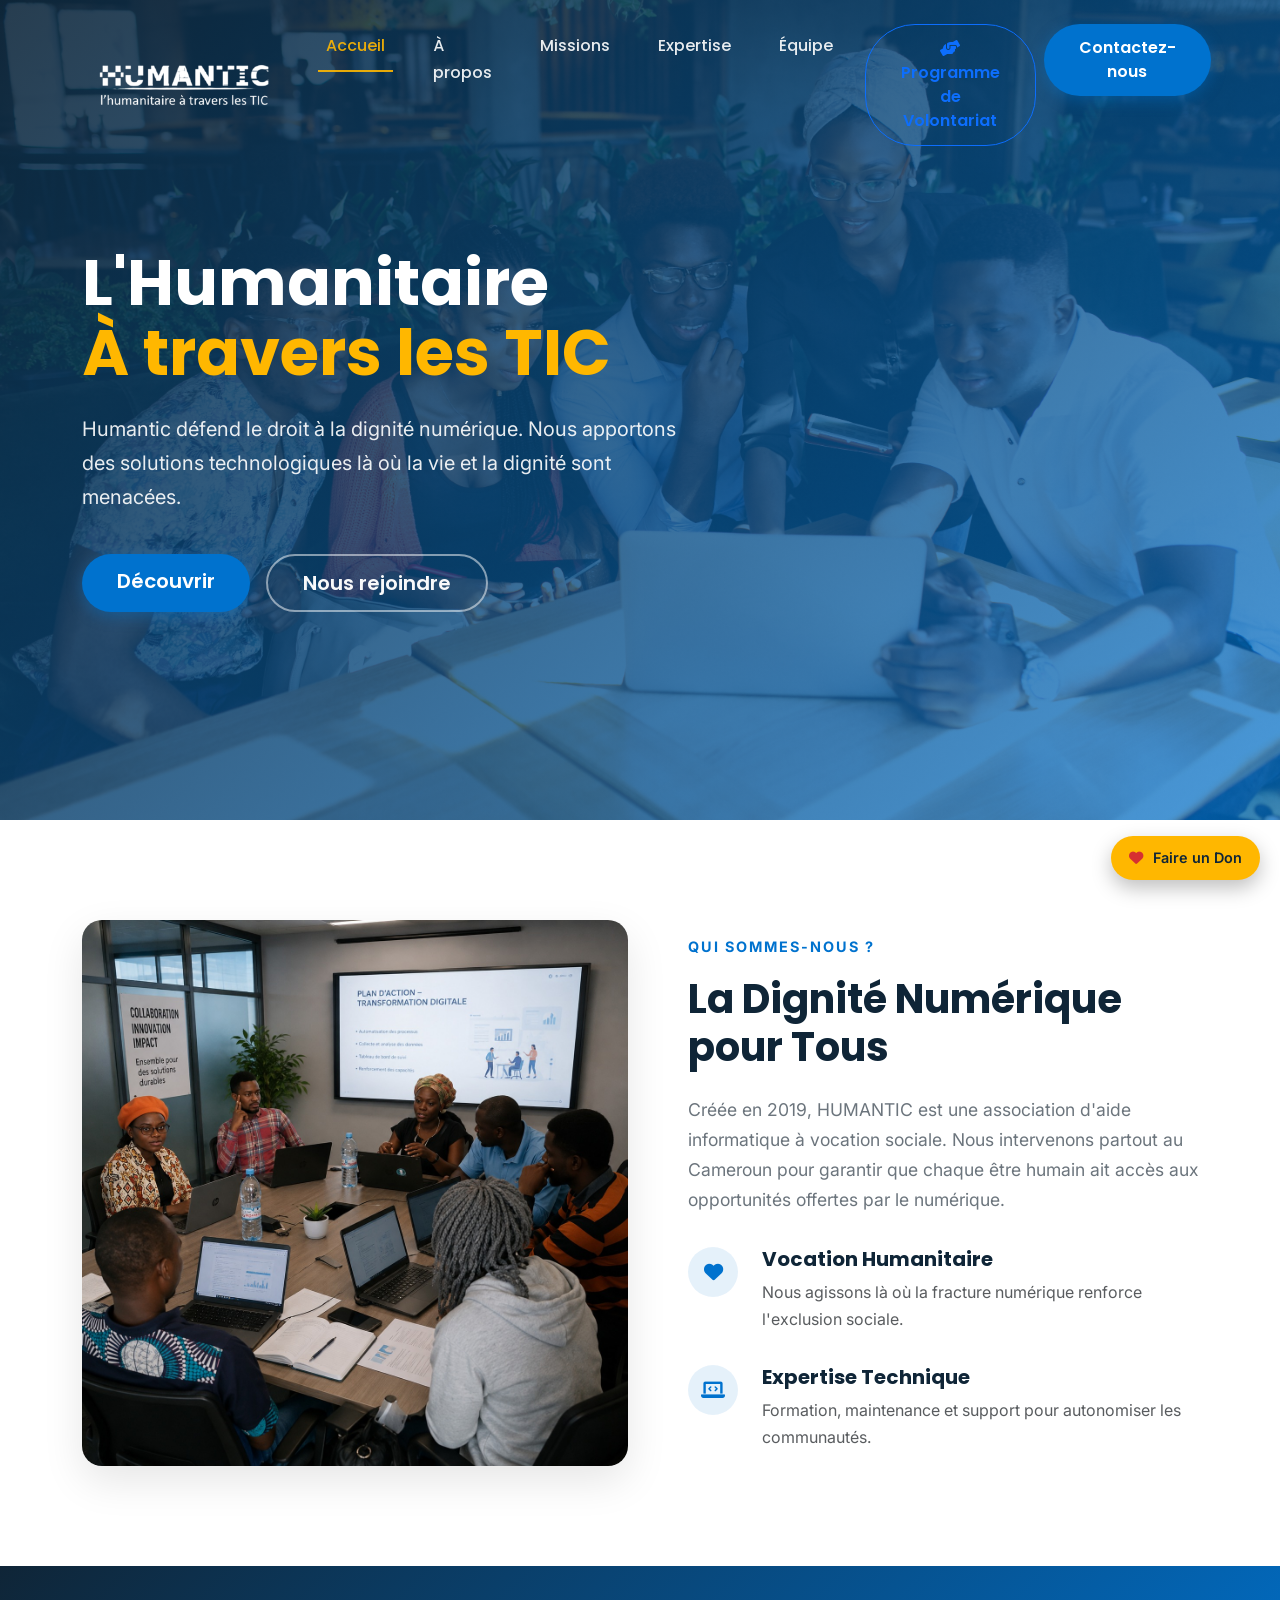
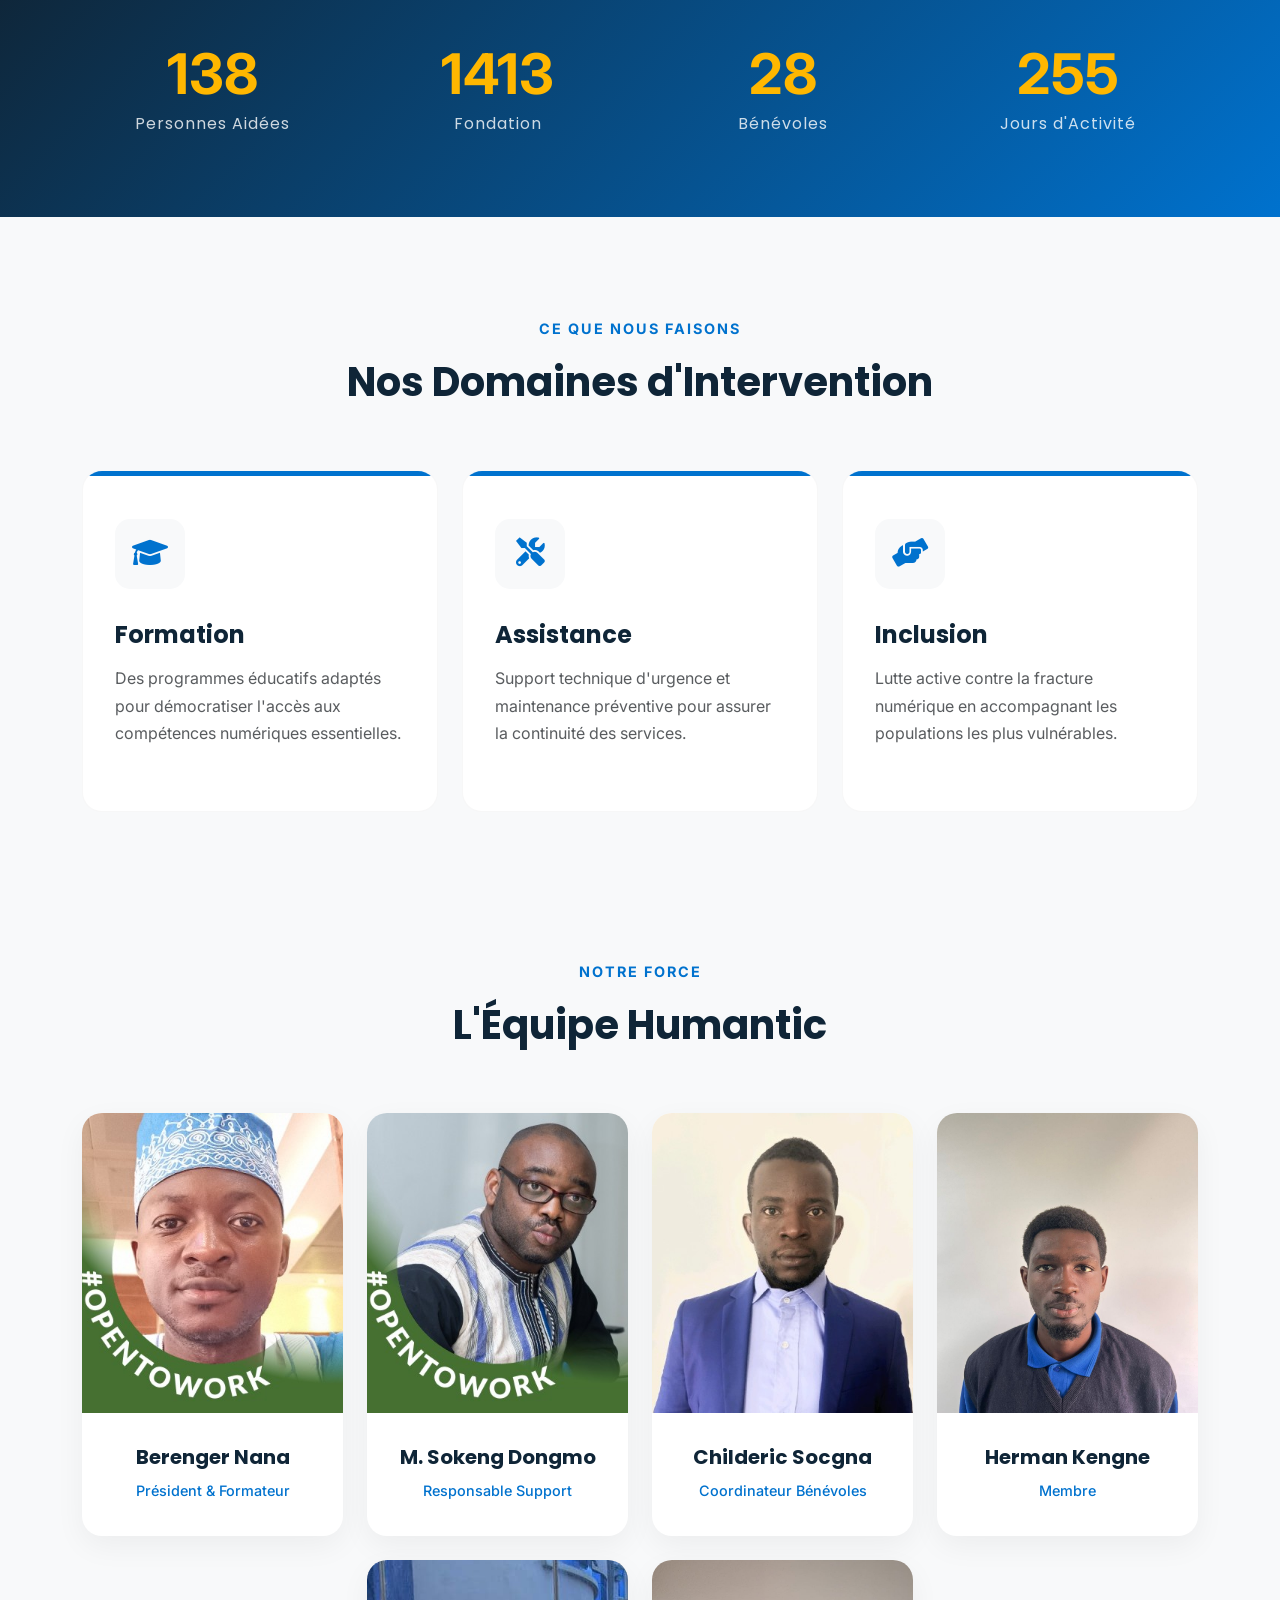
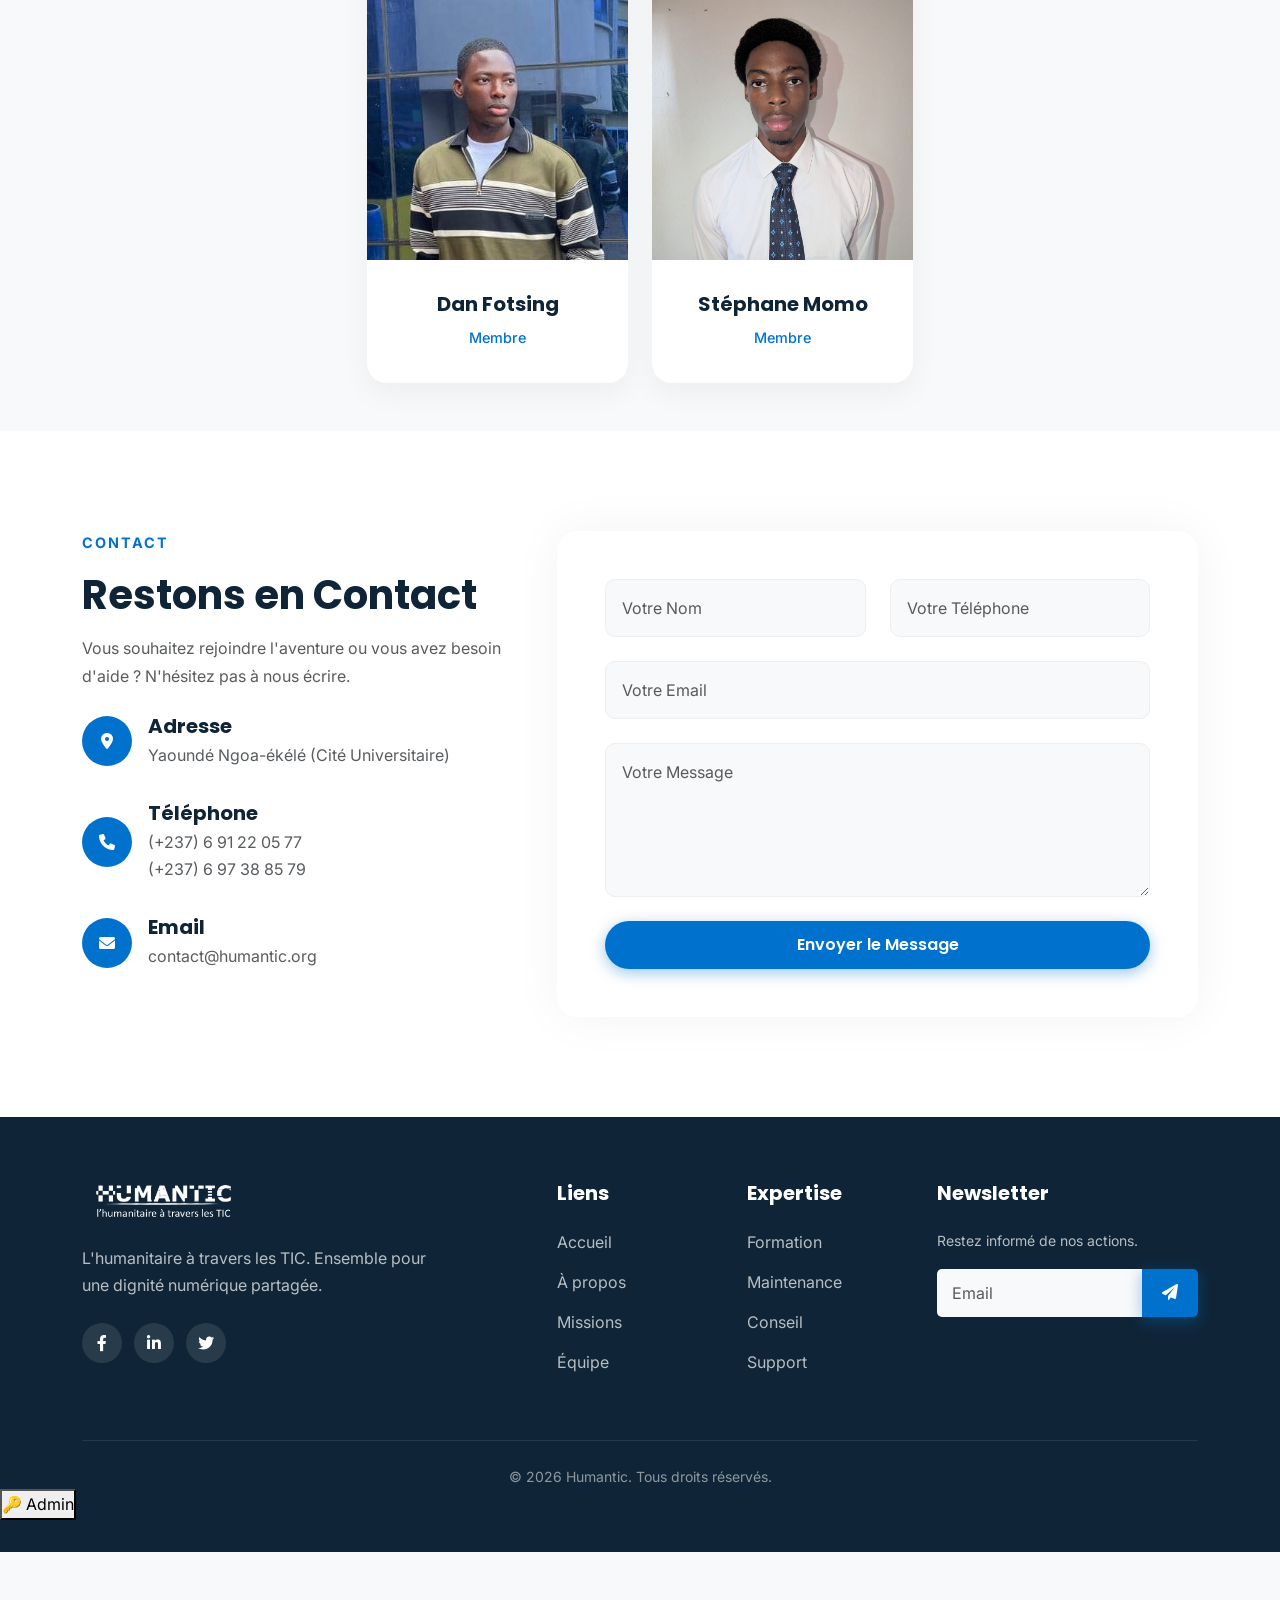
<file: index.html>
<!doctype html>
<html lang="fr">
  <head>
    <meta charset="UTF-8" />
    <meta name="viewport" content="width=device-width, initial-scale=1.0" />
    <title>Humantic - Technologie pour l'Humanitaire</title>

    <!-- Fonts -->
    <link rel="preconnect" href="https://fonts.googleapis.com" />
    <link rel="preconnect" href="https://fonts.gstatic.com" crossorigin />
    <link
      href="https://fonts.googleapis.com/css2?family=Inter:wght@300;400;500;600&family=Poppins:wght@500;600;700;800&display=swap"
      rel="stylesheet"
    />

    <!-- CSS -->
    <link
      href="https://cdn.jsdelivr.net/npm/bootstrap@5.3.0/dist/css/bootstrap.min.css"
      rel="stylesheet"
    />
    <link
      href="https://cdnjs.cloudflare.com/ajax/libs/font-awesome/6.0.0/css/all.min.css"
      rel="stylesheet"
    />
    <link rel="stylesheet" href="css/style.css" />
  </head>

  <body>
    <!-- Navigation -->
    <nav class="navbar navbar-expand-lg fixed-top">
      <div class="container">
        <a class="navbar-brand" href="#home">
          <img
            src="assets/images/Logo HUMANTIC.png"
            alt="Humantic Logo"
            class="navbar-logo"
          />
        </a>
        <button
          class="navbar-toggler"
          type="button"
          data-bs-toggle="collapse"
          data-bs-target="#navbarNav"
        >
          <span class="navbar-toggler-icon"></span>
          <!-- Uses filter in CSS for color -->
        </button>
        <div class="collapse navbar-collapse" id="navbarNav">
          <ul class="navbar-nav ms-auto">
            <li class="nav-item">
              <a class="nav-link" href="#home">Accueil</a>
            </li>
            <li class="nav-item">
              <a class="nav-link" href="#about">À propos</a>
            </li>
            <li class="nav-item">
              <a class="nav-link" href="#mission">Missions</a>
            </li>
            <li class="nav-item">
              <a class="nav-link" href="#expertise">Expertise</a>
            </li>
            <li class="nav-item">
              <a class="nav-link" href="#team">Équipe</a>
            </li>
            <li class="nav-item ms-lg-2">
              <a class="btn btn-outline-primary" href="benevolat.html">
                <i class="fas fa-hands-helping"></i>Programme de Volontariat
              </a>
            </li>
            <li class="nav-item ms-lg-2">
              <a class="btn btn-primary text-white" href="#contact"
                >Contactez-nous</a
              >
            </li>
          </ul>
        </div>
      </div>
    </nav>

    <!-- Hero Section -->
    <section id="home" class="hero-section">
      <div class="hero-overlay"></div>
      <div class="container hero-content">
        <div class="row align-items-center">
          <div class="col-lg-8">
            <h1 class="hero-title" style="color: #fff">
              L'Humanitaire
              <span>À travers les TIC</span>
            </h1>
            <p class="hero-subtitle">
              Humantic défend le droit à la dignité numérique. Nous apportons
              des solutions technologiques là où la vie et la dignité sont
              menacées.
            </p>
            <div class="d-flex gap-3 hero-buttons">
              <a href="#about" class="btn btn-primary btn-lg">Découvrir</a>
              <a href="#contact" class="btn btn-outline-light btn-lg"
                >Nous rejoindre</a
              >
            </div>
          </div>
        </div>
      </div>
    </section>

    <!-- About Section -->
    <section id="about" class="about-section">
      <div class="container">
        <div class="row align-items-center">
          <div class="col-lg-6 mb-5 mb-lg-0">
            <div class="about-img-wrapper">
              <img
                src="assets/images/Equipe.jpeg"
                alt="Équipe Humantic"
                class="img-fluid"
              />
            </div>
          </div>
          <div class="col-lg-6 ps-lg-5">
            <span class="section-subtitle">Qui sommes-nous ?</span>
            <h2 class="section-title">La Dignité Numérique pour Tous</h2>
            <p class="about-text mt-4">
              Créée en 2019, HUMANTIC est une association d'aide informatique à
              vocation sociale. Nous intervenons partout au Cameroun pour
              garantir que chaque être humain ait accès aux opportunités
              offertes par le numérique.
            </p>

            <div class="about-feature">
              <div class="feature-icon">
                <i class="fas fa-heart"></i>
              </div>
              <div>
                <h5>Vocation Humanitaire</h5>
                <p class="text-muted mb-0">
                  Nous agissons là où la fracture numérique renforce l'exclusion
                  sociale.
                </p>
              </div>
            </div>

            <div class="about-feature">
              <div class="feature-icon">
                <i class="fas fa-laptop-code"></i>
              </div>
              <div>
                <h5>Expertise Technique</h5>
                <p class="text-muted mb-0">
                  Formation, maintenance et support pour autonomiser les
                  communautés.
                </p>
              </div>
            </div>
          </div>
        </div>
      </div>
    </section>

    <!-- Stats Section (The Block replacement) -->
    <section id="stats" class="stats-section">
      <div class="container">
        <div class="row g-4">
          <div class="col-md-3 col-6">
            <div class="stat-item">
              <span class="stat-number" data-target="198">0</span>
              <span class="stat-label">Personnes Aidées</span>
            </div>
          </div>
          <div class="col-md-3 col-6">
            <div class="stat-item">
              <span class="stat-number" data-target="2019">0</span>
              <span class="stat-label">Fondation</span>
            </div>
          </div>
          <div class="col-md-3 col-6">
            <div class="stat-item">
              <span class="stat-number" data-target="41">0</span>
              <span class="stat-label">Bénévoles</span>
            </div>
          </div>
          <div class="col-md-3 col-6">
            <div class="stat-item">
              <span class="stat-number" data-target="365">0</span>
              <span class="stat-label">Jours d'Activité</span>
            </div>
          </div>
        </div>
      </div>
    </section>

    <!-- Expertise Section -->
    <section id="expertise" class="expertise-section">
      <div class="container">
        <div class="section-header">
          <span class="section-subtitle">Ce que nous faisons</span>
          <h2 class="section-title">Nos Domaines d'Intervention</h2>
        </div>

        <div class="row g-4">
          <div class="col-lg-4 col-md-6">
            <div class="expertise-card">
              <div class="card-icon">
                <i class="fas fa-graduation-cap"></i>
              </div>
              <h4 class="card-title">Formation</h4>
              <p class="text-muted">
                Des programmes éducatifs adaptés pour démocratiser l'accès aux
                compétences numériques essentielles.
              </p>
            </div>
          </div>
          <div class="col-lg-4 col-md-6">
            <div class="expertise-card">
              <div class="card-icon">
                <i class="fas fa-tools"></i>
              </div>
              <h4 class="card-title">Assistance</h4>
              <p class="text-muted">
                Support technique d'urgence et maintenance préventive pour
                assurer la continuité des services.
              </p>
            </div>
          </div>
          <div class="col-lg-4 col-md-6">
            <div class="expertise-card">
              <div class="card-icon">
                <i class="fas fa-hands-helping"></i>
              </div>
              <h4 class="card-title">Inclusion</h4>
              <p class="text-muted">
                Lutte active contre la fracture numérique en accompagnant les
                populations les plus vulnérables.
              </p>
            </div>
          </div>
        </div>
      </div>
    </section>

    <!-- Team Section -->
    <section id="team" class="team-section py-5">
      <div class="container">
        <div class="section-header">
          <span class="section-subtitle">Notre Force</span>
          <h2 class="section-title">L'Équipe Humantic</h2>
        </div>

        <div class="row g-4 justify-content-center">
          <div class="col-lg-3 col-md-6">
            <div class="team-item">
              <div class="team-img">
                <img src="assets/images/Photo_Nana.jpg" alt="Berenger Nana" />
              </div>
              <div class="team-info">
                <h5 class="team-name">Berenger Nana</h5>
                <span class="team-role">Président & Formateur</span>
              </div>
            </div>
          </div>
          <div class="col-lg-3 col-md-6">
            <div class="team-item">
              <div class="team-img">
                <img
                  src="assets/images/Photo_Sokeng.jpg"
                  alt="M. Sokeng Dongmo"
                />
              </div>
              <div class="team-info">
                <h5 class="team-name">M. Sokeng Dongmo</h5>
                <span class="team-role">Responsable Support</span>
              </div>
            </div>
          </div>
          <div class="col-lg-3 col-md-6">
            <div class="team-item">
              <div class="team-img">
                <img
                  src="assets/images/Photo_Childeric.jpg"
                  alt="Childeric Socgna"
                />
              </div>
              <div class="team-info">
                <h5 class="team-name">Childeric Socgna</h5>
                <span class="team-role">Coordinateur Bénévoles</span>
              </div>
            </div>
          </div>
          <div class="col-lg-3 col-md-6">
            <div class="team-item">
              <div class="team-img">
                <img
                  src="/assets/images/Photo_Herman.png"
                  alt="Herman Kengne"
                />
              </div>
              <div class="team-info">
                <h5 class="team-name">Herman Kengne</h5>
                <span class="team-role">Membre</span>
              </div>
            </div>
          </div>
          <div class="col-lg-3 col-md-6">
            <div class="team-item">
              <div class="team-img">
                <img
                  src="assets/images/Photo_Dan.png"
                  alt="Dan Fotsing"
                />
              </div>
              <div class="team-info">
                <h5 class="team-name">Dan Fotsing</h5>
                <span class="team-role">Membre</span>
              </div>
            </div>
          </div>
          <div class="col-lg-3 col-md-6">
            <div class="team-item">
              <div class="team-img">
                <img
                  src="assets/images/photo_Stéphane.png"
                  alt="Stéphane Momo"
                />
              </div>
              <div class="team-info">
                <h5 class="team-name">Stéphane Momo</h5>
                <span class="team-role">Membre</span>
              </div>
            </div>
          </div>
        </div>
      </div>
    </section>

    <!-- Contact Section -->
    <section id="contact" class="contact-section">
      <div class="container">
        <div class="row">
          <div class="col-lg-5 mb-5 mb-lg-0">
            <div class="section-header text-start mb-4">
              <span class="section-subtitle">Contact</span>
              <h2 class="section-title">Restons en Contact</h2>
              <p class="text-muted">
                Vous souhaitez rejoindre l'aventure ou vous avez besoin d'aide ?
                N'hésitez pas à nous écrire.
              </p>
            </div>

            <div class="contact-info-item">
              <div class="contact-info-icon">
                <i class="fas fa-map-marker-alt"></i>
              </div>
              <div>
                <h5 class="mb-1">Adresse</h5>
                <p class="text-muted mb-0">
                  Yaoundé Ngoa-ékélé (Cité Universitaire)
                </p>
              </div>
            </div>

            <div class="contact-info-item">
              <div class="contact-info-icon">
                <i class="fas fa-phone"></i>
              </div>
              <div>
                <h5 class="mb-1">Téléphone</h5>
                <p class="text-muted mb-0">(+237) 6 91 22 05 77</p>
                <p class="text-muted mb-0">(+237) 6 97 38 85 79</p>
              </div>
            </div>

            <div class="contact-info-item">
              <div class="contact-info-icon">
                <i class="fas fa-envelope"></i>
              </div>
              <div>
                <h5 class="mb-1">Email</h5>
                <p class="text-muted mb-0">contact@humantic.org</p>
              </div>
            </div>
          </div>

          <div class="col-lg-7">
            <div class="contact-card scale-up-center">
              <form class="contact-form">
                <div class="row">
                  <div class="col-md-6">
                    <input
                      type="text"
                      class="form-control"
                      placeholder="Votre Nom"
                    />
                  </div>
                  <div class="col-md-6">
                    <input
                      type="tel"
                      class="form-control"
                      placeholder="Votre Téléphone"
                    />
                  </div>
                </div>
                <input
                  type="email"
                  class="form-control"
                  placeholder="Votre Email"
                />
                <textarea
                  rows="5"
                  class="form-control"
                  placeholder="Votre Message"
                ></textarea>
                <button type="submit" class="btn btn-primary w-100">
                  Envoyer le Message
                </button>
              </form>
            </div>
          </div>
        </div>
      </div>
    </section>

    <!-- Footer -->
    <footer class="footer">
      <div class="container">
        <div class="row">
          <div class="col-lg-4 mb-4 mb-lg-0">
            <img
              src="assets/images/Logo HUMANTIC.png"
              alt="Humantic"
              class="footer-logo"
            />
            <p>
              L'humanitaire à travers les TIC. Ensemble pour une dignité
              numérique partagée.
            </p>
            <div class="footer-social mt-4">
              <a
                href="https://www.facebook.com/people/Humantic-Cameroun/100081665059216/"
                ><i class="fab fa-facebook-f"></i
              ></a>
              <a href="https://www.linkedin.com/in/humantic-cameroun-6808a436a/"
                ><i class="fab fa-linkedin-in"></i
              ></a>
              <a href="#"><i class="fab fa-twitter"></i></a>
            </div>
          </div>
          <div class="col-lg-2 offset-lg-1 col-6 mb-4">
            <h5 class="text-white mb-4">Liens</h5>
            <ul class="list-unstyled footer-links">
              <li><a href="#home">Accueil</a></li>
              <li><a href="#about">À propos</a></li>
              <li><a href="#mission">Missions</a></li>
              <li><a href="#team">Équipe</a></li>
            </ul>
          </div>
          <div class="col-lg-2 col-6 mb-4">
            <h5 class="text-white mb-4">Expertise</h5>
            <ul class="list-unstyled footer-links">
              <li><a href="#">Formation</a></li>
              <li><a href="#">Maintenance</a></li>
              <li><a href="#">Conseil</a></li>
              <li><a href="#">Support</a></li>
            </ul>
          </div>
          <div class="col-lg-3 mb-4">
            <h5 class="text-white mb-4">Newsletter</h5>
            <p class="small">Restez informé de nos actions.</p>
            <div class="input-group">
              <input
                type="email"
                class="form-control border-0"
                placeholder="Email"
                style="border-radius: 5px 0 0 5px"
              />
              <button
                class="btn btn-primary"
                style="border-radius: 0 5px 5px 0"
              >
                <i class="fas fa-paper-plane"></i>
              </button>
            </div>
          </div>
        </div>
        <hr class="border-secondary my-4" />
        <div class="text-center small opacity-75">
          &copy; 2026 Humantic. Tous droits réservés.
        </div>
      </div>

      <div id="admin-access">
    <button id="adminBtn">🔑 Admin</button>
  </div>
      <script>document.getElementById("adminBtn").addEventListener("click", function() {
        const input = prompt("Entrez le mot de passe administrateur :");
        if (input === "humantic2026") {
          window.location.href = "admin_panel/admin.html"; 
        } else {
          alert("❌ Accès refusé.");
        }
      });
      </script>
    </footer>

    <!-- Bouton Flottant Faire un Don -->
    <button
      type="button"
      class="donate-float-btn"
      data-bs-toggle="modal"
      data-bs-target="#donationModal"
    >
      <i class="fas fa-heart"></i> Faire un Don
    </button>
    <!-- data-bs-togle="modal" et data-bs-target="#donationModal" sont les attributs de bootstrap ce qui permet l'ouverture et la fermeture automatique-->
    <!-- Modale Faire un Don -->
    <div class="modal fade" id="donationModal" tabindex="-1" aria-hidden="true">
      <div
        class="modal-dialog donation-modal-dialog modal-dialog-centered"
      >
        <div class="modal-content donation-modal-content">
          <div class="donation-modal-header">
            <span class="section-subtitle text-white"
              ><i class="fas fa-heart"></i> Soutenez Notre Mission</span
            >
            <h3>Faire un Don</h3>
            <p>
              Votre contribution aide Humantic à garantir la dignité numérique
              pour tous, partout au Cameroun.
            </p>
            <button
              type="button"
              class="btn-close btn-close-white"
              data-bs-dismiss="modal"
              aria-label="Fermer"
            ></button>
          </div>

          <div class="modal-body donation-modal-body"> 
            <div class="donation-grid">

                <!--colonne gauche :Montant+FormulairePaiement-->
                <div class="donation-col-left">
                    <div class="donation-tabs">
                        <button type="button" class="donation-tab active" data-tab="unique">Don Unique</button>
                        <button type="button" class="donation-tab" data-tab="mensuel">Don Mensuel</button>
                    </div>

                    <h6 class="mt-3 mb-2">Sélectionnez le Montant</h6>
                    <div class="donation-amounts">
                        <button type="button" class="amount-btn" data-amount="1000">1000</button>
                        <button type="button" class="amount-btn" data-amount="5000">5000</button>
                        <button type="button" class="amount-btn" data-amount="10000">10000</button>
                        <button type="button" class="amount-btn" data-amount="25000">25000</button>
                        <button type="button" class="amount-btn" data-amount="50000">50000</button>
                    </div>
                    <div class="mb-3">
                        <label class="form-label mt-2">Montant Personnalisé</label>
                        <div class="input-group">
                            <input type="number" id="customAmount" class="form-control" placeholder="0" min="0">
                            <span class="input-group-text">FCFA</span>
                        </div>
                    </div>

                    <h6 class="mb-2">Informations sur le Don</h6>
                    <form class="donation-form">
                        <div class="row g-2">
                            <div class="col-md-6">
                                <input type="text" class="form-control" placeholder="Votre Nom" required>
                            </div>
                            <div class="col-md-6">
                                <input type="email" class="form-control" placeholder="Votre Email" required>
                            </div>
                        </div>
                            <div class="mt-2">
                                <input type="text" class="form-control" placeholder="Saisiez Votre Pays">
                            </div>
                            <div class="mt-2">
                                <textarea class="form-control" rows="2" placeholder="Laissez un message de soutien... (optionnel)"></textarea>
                            </div>
                            <div class="form-check mt-2">
                                <input class="form-check-input" type="checkbox" id="anonDon">
                                <label class="form-check-label" for="anonDon">Rendre ce don anonyme</label>
                            </div>

                            <h6 class="mt-3 mb-2">Méthode de paiement</h6>
                            <div class="payment-method-card selected">
                                <i class="fas fa-mobile-alt"></i>
                                <div>
                                    <strong>Mobile Money</strong>
                                    <p class="mb-0 text-muted small">Payer avec MTN Mobile Money ou Orange Money</p>
                                </div>
                            </div>
                            <div class="row g-2 mt-2">
                                <div class="col-6">
                                    <button type="button" class="btn payment-option-btn active" data-method="Orange">Orange Money</button>
                                </div>
                                <div class="col-6">
                                    <button type="button" class="btn payment-option-btn" data-method="mtn">MTN Mobile Money</button>
                                </div>
                            </div>
                            <div class="mt-2">
                                <label class="form-label">Numéro de Téléphone (Cameroun)</label>
                                <input type="tel" id="donationPhone" class="form-control" placeholder="+237 ex. 650 69 70 80">
                                <small class="text-muted">Vous recevrez une demande de confirmation sur ce numéro.</small>
                                <div class="phone-error" id="phoneError"></div>
                            </div>

                            <button type="submit" class="btn donation-submit-btn w-100 mt-3">
                                <i class="fas fa-heart"></i> Finaliser le Don
                            </button>
                            <p class="text-center text-muted small mt-2 mb-0">Paiement sécurisé-vos informations sont protégées</p>
                    </form>
                </div>

                <!-- Colonne Droite : Votre Impact -->
                    <div class="donation-col-right">
                        <h6 class="impact-title mb-2">Votre Impact</h6>
                        <div class="donation-impact-box mb-3">
                            <div class="impact-item">
                                <i class="fas fa-check-circle"></i>
                                <div>
                                    <strong>1 000 FCFA peuvent fournir</strong>
                                    <p>Une session d'initiation informatique pour un jeune</p>
                                </div>
                            </div>
                            <div class="impact-item">
                                <i class="fas fa-check-circle"></i>
                                <div>
                                    <strong>5 000 FCFA peuvent fournir</strong>
                                    <p>La maintenance d'un poste informatique pour une famille</p>
                                </div>
                            </div>
                            <div class="impact-item">
                                <i class="fas fa-check-circle"></i>
                                <div>
                                    <strong>10 000 FCFA peuvent fournir</strong>
                                    <p>Un kit d'accès numérique complet pour un foyer</p>
                                </div>
                            </div>
                            <div class="impact-item">
                                <i class="fas fa-check-circle"></i>
                                <div>
                                    <strong>25 000 FCFA peuvent fournir</strong>
                                    <p>L'équipement partiel d'une salle de formation</p>
                                </div>
                            </div>
                        </div>

                        <h6 class="impact-title mb-2">Pourquoi Faire un Don à Humantic ?</h6>
                        <div class="why-donate-box">
                            <div class="why-item">
                                <i class="fas fa-graduation-cap"></i>
                                <div>
                                    <strong>Formation</strong>
                                    <p>Des programmes éducatifs adaptés pour démocratiser l'accès aux compétences numériques essentielles.</p>
                                </div>
                            </div>
                            <div class="why-item">
                                <i class="fas fa-tools"></i>
                                <div>
                                    <strong>Assistance</strong>
                                    <p>Support technique d'urgence et maintenance préventive pour assurer la continuité des services.</p>
                                </div>
                            </div>
                            <div class="why-item">
                                <i class="fas fa-exchange-alt"></i>
                                <div>
                                    <strong>Inclusion</strong>
                                    <p>Lutte active contre la fracture numérique en accompagnant les populations les plus vulnérables.</p>
                                </div>
                            </div>
                        </div>
                    </div>
            </div>
          </div>
        </div>  
    </div>

    <!-- Scripts -->
    <script src="https://cdn.jsdelivr.net/npm/bootstrap@5.3.0/dist/js/bootstrap.bundle.min.js"></script>
    <script src="js/main.js"></script>
    <script>
      // Navbar Scroll Effect
      window.addEventListener("scroll", function () {
        if (window.scrollY > 50) {
          document.querySelector(".navbar").classList.add("scrolled");
        } else {
          document.querySelector(".navbar").classList.remove("scrolled");
        }
      });

      // Close mobile menu on click
      document.querySelectorAll(".nav-link").forEach((link) => {
        link.addEventListener("click", () => {
          const toggler = document.querySelector(".navbar-toggler");
          const collapse = document.querySelector(".navbar-collapse");
          if (
            window.getComputedStyle(toggler).display !== "none" &&
            collapse.classList.contains("show")
          ) {
            toggler.click();
          }
        });
      });
    </script>
  </body>
</html>
</file>
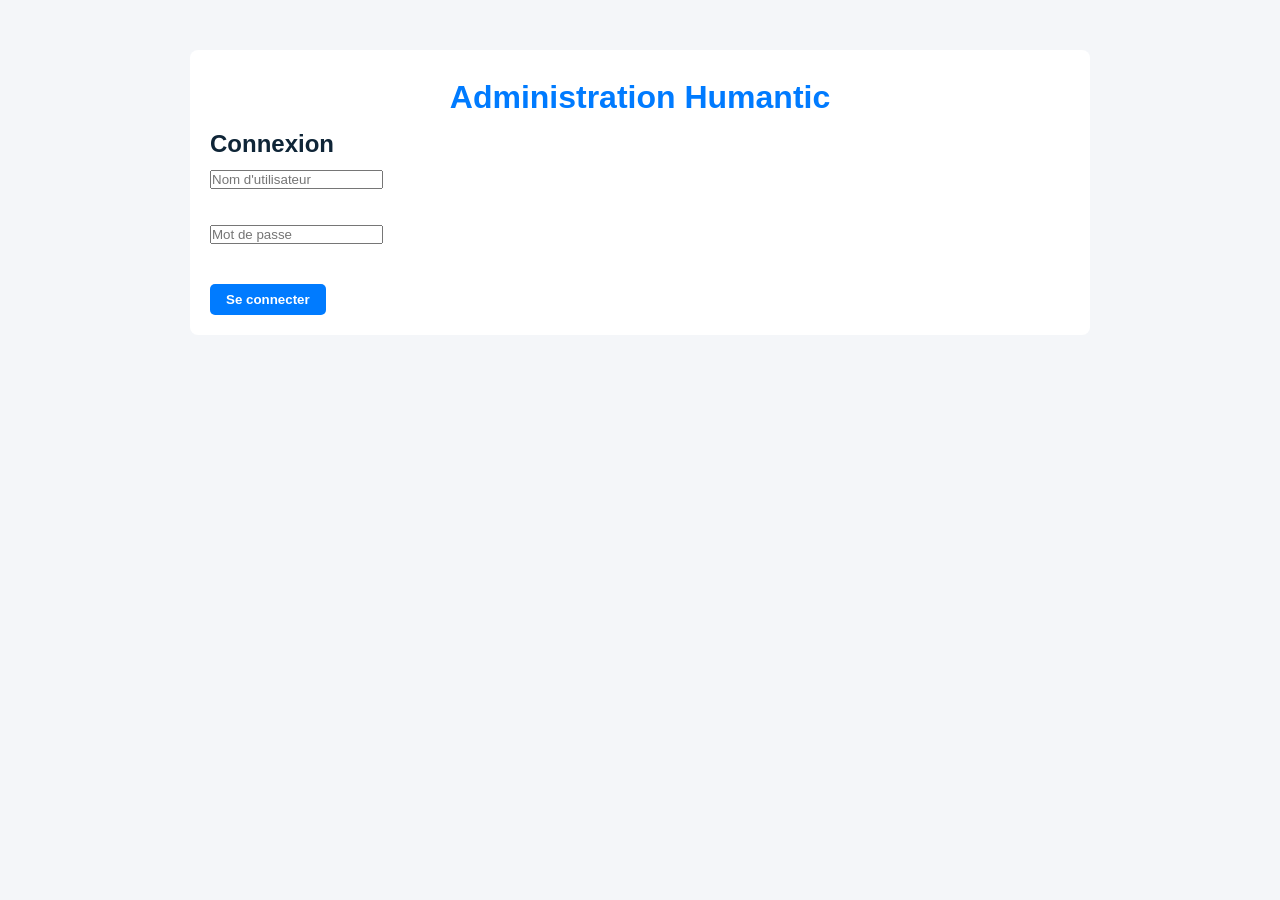
<file: admin.html>
<!DOCTYPE html>
<html lang="fr">
<head>
  <meta charset="UTF-8">
  <title>Administration Humantic</title>
  <link rel="stylesheet" href="../css/style.css">
  <style>
    body { font-family: Arial, sans-serif; background: #f4f6f9; }
    .container { max-width: 900px; margin: 50px auto; background: white; padding: 20px; border-radius: 8px; }
    h1 { text-align: center; color: #007bff; }
    .hidden { display: none; }
    .btn { background: #007bff; color: white; padding: 8px 16px; border: none; border-radius: 5px; cursor: pointer; margin-top: 10px; }
    .btn:hover { background: #0056b3; }
    textarea { width: 100%; height: 80px; margin-top: 5px; }
    .section-block { border: 1px solid #ddd; padding: 15px; margin-bottom: 15px; border-radius: 5px; }
  </style>
</head>
<body>
  <div class="container">
    <h1>Administration Humantic</h1>

    <!-- Formulaire de connexion -->
    <div id="login-section">
      <h2>Connexion</h2>
      <input type="text" id="username" placeholder="Nom d'utilisateur"><br><br>
      <input type="password" id="password" placeholder="Mot de passe"><br><br>
      <button class="btn" onclick="login()">Se connecter</button>
      <p id="login-message"></p>
    </div>

    <!-- Tableau de bord -->
    <div id="dashboard" class="hidden">
      <h2>Tableau de bord</h2>
      <div id="content-sections"></div>

      <h3>➕ Ajouter une nouvelle section</h3>
      <input type="text" id="new-section" placeholder="Nom de la section"><br>
      <textarea id="new-text" placeholder="Texte de la section"></textarea><br>
      <button class="btn" onclick="addContent()">Ajouter</button>
    </div>
  </div>

  <script>
    async function login() {
      const username = document.getElementById("username").value;
      const password = document.getElementById("password").value;

      const response = await fetch("http://127.0.0.1:5000/api/admin/login", {
        method: "POST",
        headers: { "Content-Type": "application/json" },
        body: JSON.stringify({ username, password })
      });

      const data = await response.json();
      if (data.success) {
        document.getElementById("login-section").classList.add("hidden");
        document.getElementById("dashboard").classList.remove("hidden");
        loadContent();
      } else {
        document.getElementById("login-message").innerText = "❌ Identifiants incorrects";
      }
    }

    async function loadContent() {
      const response = await fetch("http://127.0.0.1:5000/api/content");
      const data = await response.json();
      const container = document.getElementById("content-sections");
      container.innerHTML = "";

      data.forEach(item => {
        const div = document.createElement("div");
        div.className = "section-block";
        div.innerHTML = `
          <h3>${item.section}</h3>
          <textarea id="text-${item.section}">${item.texte}</textarea><br>
          <button class="btn" onclick="updateContent('${item.section}')">Mettre à jour</button>
          <button class="btn" style="background:#dc3545" onclick="deleteContent('${item.section}')">Supprimer</button>
        `;
        container.appendChild(div);
      });
    }

    async function updateContent(section) {
      const texte = document.getElementById(`text-${section}`).value;
      const response = await fetch("http://127.0.0.1:5000/api/content", {
        method: "PUT",
        headers: { "Content-Type": "application/json" },
        body: JSON.stringify({ section, texte })
      });
      const data = await response.json();
      alert(data.message);
    }

    async function deleteContent(section) {
      const response = await fetch(`http://127.0.0.1:5000/api/content/${section}`, {
        method: "DELETE"
      });
      const data = await response.json();
      alert(data.message);
      loadContent();
    }

    async function addContent() {
      const section = document.getElementById("new-section").value;
      const texte = document.getElementById("new-text").value;
      const response = await fetch("http://127.0.0.1:5000/api/content", {
        method: "POST",
        headers: { "Content-Type": "application/json" },
        body: JSON.stringify({ section, texte })
      });
      const data = await response.json();
      alert(data.message);
      loadContent();
    }
  </script>
</body>
</html>
</file>
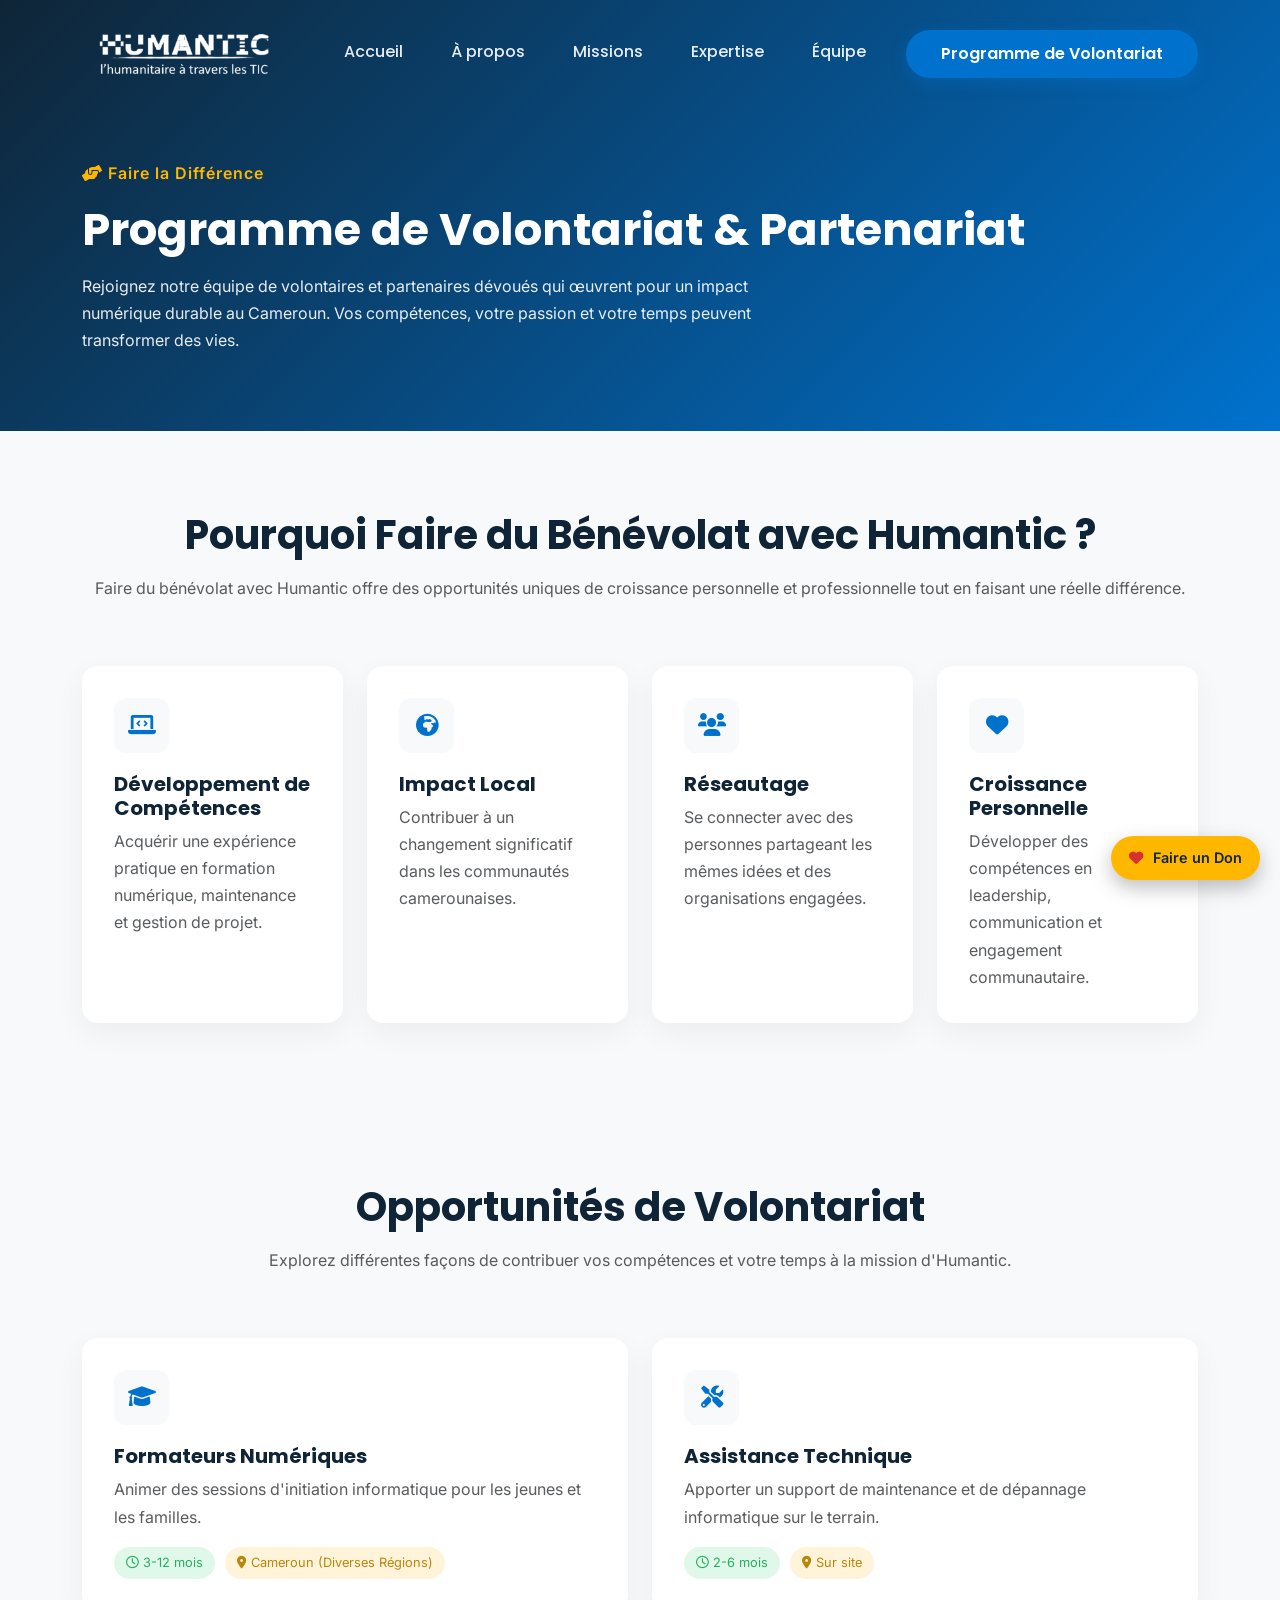
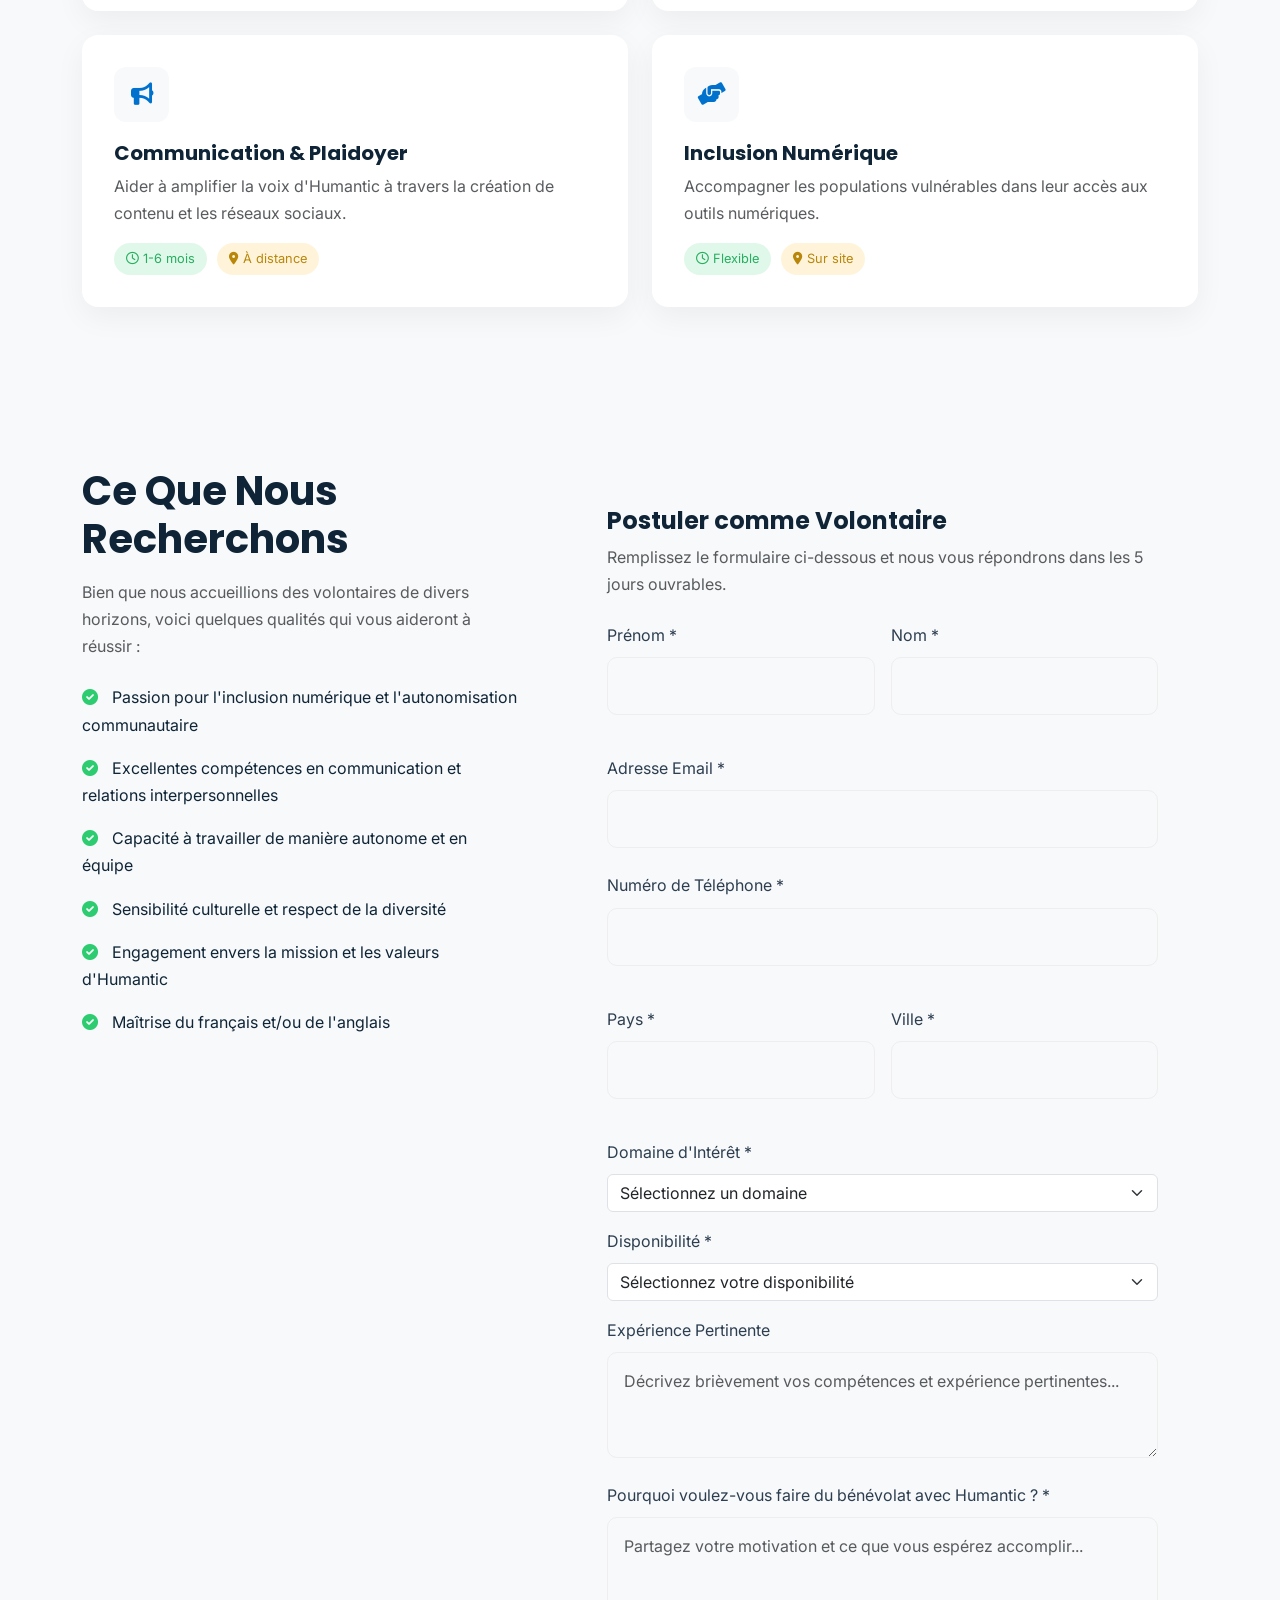
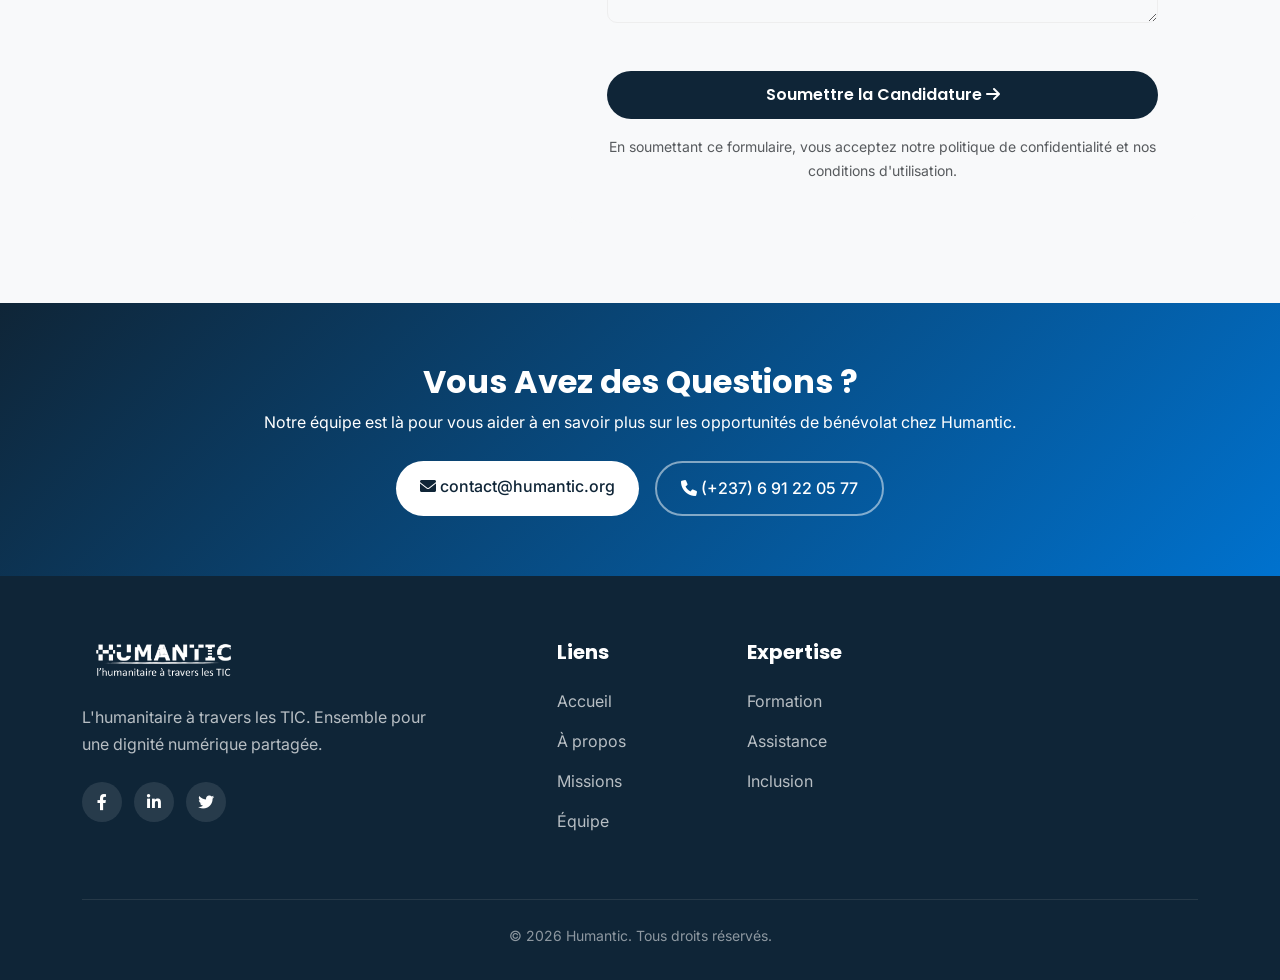
<file: benevolat.html>
<!doctype html>
<html lang="fr">
  <head>
    <meta charset="UTF-8" />
    <meta name="viewport" content="width=device-width, initial-scale=1.0" />
    <title>Programme de Volontariat - Humantic</title>

    <link rel="preconnect" href="https://fonts.googleapis.com" />
    <link rel="preconnect" href="https://fonts.gstatic.com" crossorigin />
    <link
      href="https://fonts.googleapis.com/css2?family=Inter:wght@300;400;500;600&family=Poppins:wght@500;600;700;800&display=swap"
      rel="stylesheet"
    />

    <link
      href="https://cdn.jsdelivr.net/npm/bootstrap@5.3.0/dist/css/bootstrap.min.css"
      rel="stylesheet"
    />
    <link
      href="https://cdnjs.cloudflare.com/ajax/libs/font-awesome/6.0.0/css/all.min.css"
      rel="stylesheet"
    />
    <link rel="stylesheet" href="css/style.css" />
  </head>

  <body>
    <!-- Navigation (identique à index.html, mais les liens pointent vers index.html) -->
    <nav class="navbar navbar-expand-lg fixed-top">
      <div class="container">
        <a class="navbar-brand" href="index.html#home">
          <img src="assets/images/Logo HUMANTIC.png" alt="Humantic Logo" class="navbar-logo" />
        </a>
        <button class="navbar-toggler" type="button" data-bs-toggle="collapse" data-bs-target="#navbarNav">
          <span class="navbar-toggler-icon"></span>
        </button>
        <div class="collapse navbar-collapse" id="navbarNav">
          <ul class="navbar-nav ms-auto">
            <li class="nav-item"><a class="nav-link" href="index.html#home">Accueil</a></li>
            <li class="nav-item"><a class="nav-link" href="index.html#about">À propos</a></li>
            <li class="nav-item"><a class="nav-link" href="index.html#mission">Missions</a></li>
            <li class="nav-item"><a class="nav-link" href="index.html#expertise">Expertise</a></li>
            <li class="nav-item"><a class="nav-link" href="index.html#team">Équipe</a></li>
            <li class="nav-item ms-lg-3">
              <a class="btn btn-primary text-white" href="benevolat.html">Programme de Volontariat</a>
            </li>
          </ul>
        </div>
      </div>
    </nav>

    <!-- Bannière de la page -->
    <section class="page-hero">
      <div class="container">
        <span class="page-hero-tag"><i class="fas fa-hands-helping"></i> Faire la Différence</span>
        <h1>Programme de Volontariat & Partenariat</h1>
        <p>
          Rejoignez notre équipe de volontaires et partenaires dévoués qui œuvrent
          pour un impact numérique durable au Cameroun. Vos compétences, votre passion
          et votre temps peuvent transformer des vies.
        </p>
      </div>
    </section>

    <!-- Pourquoi faire du bénévolat -->
    <section class="volunteer-why-section">
      <div class="container">
        <div class="section-header">
          <h2 class="section-title">Pourquoi Faire du Bénévolat avec Humantic ?</h2>
          <p class="text-muted">
            Faire du bénévolat avec Humantic offre des opportunités uniques de croissance
            personnelle et professionnelle tout en faisant une réelle différence.
          </p>
        </div>

        <div class="row g-4">
          <div class="col-lg-3 col-md-6">
            <div class="benefit-card">
              <div class="benefit-icon"><i class="fas fa-laptop-code"></i></div>
              <h5>Développement de Compétences</h5>
              <p class="text-muted mb-0">Acquérir une expérience pratique en formation numérique, maintenance et gestion de projet.</p>
            </div>
          </div>
          <div class="col-lg-3 col-md-6">
            <div class="benefit-card">
              <div class="benefit-icon"><i class="fas fa-globe-africa"></i></div>
              <h5>Impact Local</h5>
              <p class="text-muted mb-0">Contribuer à un changement significatif dans les communautés camerounaises.</p>
            </div>
          </div>
          <div class="col-lg-3 col-md-6">
            <div class="benefit-card">
              <div class="benefit-icon"><i class="fas fa-users"></i></div>
              <h5>Réseautage</h5>
              <p class="text-muted mb-0">Se connecter avec des personnes partageant les mêmes idées et des organisations engagées.</p>
            </div>
          </div>
          <div class="col-lg-3 col-md-6">
            <div class="benefit-card">
              <div class="benefit-icon"><i class="fas fa-heart"></i></div>
              <h5>Croissance Personnelle</h5>
              <p class="text-muted mb-0">Développer des compétences en leadership, communication et engagement communautaire.</p>
            </div>
          </div>
        </div>
      </div>
    </section>

    <!-- Opportunités de volontariat -->
    <section class="volunteer-opportunities-section">
      <div class="container">
        <div class="section-header">
          <h2 class="section-title">Opportunités de Volontariat</h2>
          <p class="text-muted">Explorez différentes façons de contribuer vos compétences et votre temps à la mission d'Humantic.</p>
        </div>

        <div class="row g-4">
          <div class="col-lg-6">
            <div class="opportunity-card">
              <div class="opportunity-icon"><i class="fas fa-graduation-cap"></i></div>
              <h5>Formateurs Numériques</h5>
              <p class="text-muted">Animer des sessions d'initiation informatique pour les jeunes et les familles.</p>
              <div class="opportunity-tags">
                <span class="tag-duration"><i class="far fa-clock"></i> 3-12 mois</span>
                <span class="tag-location"><i class="fas fa-map-marker-alt"></i> Cameroun (Diverses Régions)</span>
              </div>
            </div>
          </div>
          <div class="col-lg-6">
            <div class="opportunity-card">
              <div class="opportunity-icon"><i class="fas fa-tools"></i></div>
              <h5>Assistance Technique</h5>
              <p class="text-muted">Apporter un support de maintenance et de dépannage informatique sur le terrain.</p>
              <div class="opportunity-tags">
                <span class="tag-duration"><i class="far fa-clock"></i> 2-6 mois</span>
                <span class="tag-location"><i class="fas fa-map-marker-alt"></i> Sur site</span>
              </div>
            </div>
          </div>
          <div class="col-lg-6">
            <div class="opportunity-card">
              <div class="opportunity-icon"><i class="fas fa-bullhorn"></i></div>
              <h5>Communication & Plaidoyer</h5>
              <p class="text-muted">Aider à amplifier la voix d'Humantic à travers la création de contenu et les réseaux sociaux.</p>
              <div class="opportunity-tags">
                <span class="tag-duration"><i class="far fa-clock"></i> 1-6 mois</span>
                <span class="tag-location"><i class="fas fa-map-marker-alt"></i> À distance</span>
              </div>
            </div>
          </div>
          <div class="col-lg-6">
            <div class="opportunity-card">
              <div class="opportunity-icon"><i class="fas fa-hands-helping"></i></div>
              <h5>Inclusion Numérique</h5>
              <p class="text-muted">Accompagner les populations vulnérables dans leur accès aux outils numériques.</p>
              <div class="opportunity-tags">
                <span class="tag-duration"><i class="far fa-clock"></i> Flexible</span>
                <span class="tag-location"><i class="fas fa-map-marker-alt"></i> Sur site</span>
              </div>
            </div>
          </div>
        </div>
      </div>
    </section>

    <!-- Ce que nous recherchons + Formulaire -->
    <section class="volunteer-apply-section">
      <div class="container">
        <div class="row g-5">
          <div class="col-lg-5">
            <h2 class="section-title mb-3">Ce Que Nous Recherchons</h2>
            <p class="text-muted mb-4">
              Bien que nous accueillions des volontaires de divers horizons,
              voici quelques qualités qui vous aideront à réussir :
            </p>
            <ul class="requirement-list">
              <li><i class="fas fa-check-circle"></i> Passion pour l'inclusion numérique et l'autonomisation communautaire</li>
              <li><i class="fas fa-check-circle"></i> Excellentes compétences en communication et relations interpersonnelles</li>
              <li><i class="fas fa-check-circle"></i> Capacité à travailler de manière autonome et en équipe</li>
              <li><i class="fas fa-check-circle"></i> Sensibilité culturelle et respect de la diversité</li>
              <li><i class="fas fa-check-circle"></i> Engagement envers la mission et les valeurs d'Humantic</li>
              <li><i class="fas fa-check-circle"></i> Maîtrise du français et/ou de l'anglais</li>
            </ul>
          </div>

          <div class="col-lg-7">
            <div class="volunteer-form-card">
              <h4>Postuler comme Volontaire</h4>
              <p class="text-muted mb-4">Remplissez le formulaire ci-dessous et nous vous répondrons dans les 5 jours ouvrables.</p>

              <form class="volunteer-form">
                <div class="row g-3">
                  <div class="col-md-6">
                    <label class="form-label">Prénom *</label>
                    <input type="text" class="form-control" required>
                  </div>
                  <div class="col-md-6">
                    <label class="form-label">Nom *</label>
                    <input type="text" class="form-control" required>
                  </div>
                </div>
                <div class="mt-3">
                  <label class="form-label">Adresse Email *</label>
                  <input type="email" class="form-control" required>
                </div>
                <div class="mt-3">
                  <label class="form-label">Numéro de Téléphone *</label>
                  <input type="tel" id="volunteerPhone" class="form-control" required>
                  <div class="phone-error" id="volunteerPhoneError"></div>
                </div>
                <div class="row g-3 mt-1">
                  <div class="col-md-6">
                    <label class="form-label">Pays *</label>
                    <input type="text" class="form-control" required>
                  </div>
                  <div class="col-md-6">
                    <label class="form-label">Ville *</label>
                    <input type="text" class="form-control" required>
                  </div>
                </div>
                <div class="mt-3">
                  <label class="form-label">Domaine d'Intérêt *</label>
                  <select class="form-select" required>
                    <option value="" selected disabled>Sélectionnez un domaine</option>
                    <option>Formateurs Numériques</option>
                    <option>Assistance Technique</option>
                    <option>Communication & Plaidoyer</option>
                    <option>Inclusion Numérique</option>
                  </select>
                </div>
                <div class="mt-3">
                  <label class="form-label">Disponibilité *</label>
                  <select class="form-select" required>
                    <option value="" selected disabled>Sélectionnez votre disponibilité</option>
                    <option>Temps plein</option>
                    <option>Temps partiel</option>
                    <option>Week-ends uniquement</option>
                  </select>
                </div>
                <div class="mt-3">
                  <label class="form-label">Expérience Pertinente</label>
                  <textarea class="form-control" rows="3" placeholder="Décrivez brièvement vos compétences et expérience pertinentes..."></textarea>
                </div>
                <div class="mt-3">
                  <label class="form-label">Pourquoi voulez-vous faire du bénévolat avec Humantic ? *</label>
                  <textarea class="form-control" rows="3" required placeholder="Partagez votre motivation et ce que vous espérez accomplir..."></textarea>
                </div>

                <button type="submit" class="btn volunteer-submit-btn w-100 mt-4">
                  Soumettre la Candidature <i class="fas fa-arrow-right"></i>
                </button>
                <p class="text-center text-muted small mt-3 mb-0">
                  En soumettant ce formulaire, vous acceptez notre politique de confidentialité et nos conditions d'utilisation.
                </p>
              </form>
            </div>
          </div>
        </div>
      </div>
    </section>

    <!-- Bandeau Contact -->
    <section class="volunteer-cta-section">
      <div class="container text-center">
        <h2>Vous Avez des Questions ?</h2>
        <p>Notre équipe est là pour vous aider à en savoir plus sur les opportunités de bénévolat chez Humantic.</p>
        <div class="d-flex justify-content-center gap-3 flex-wrap mt-4">
          <a href="mailto:contact@humantic.org" class="cta-pill"><i class="fas fa-envelope"></i> contact@humantic.org</a>
          <a href="tel:+237691220577" class="cta-pill-outline"><i class="fas fa-phone"></i> (+237) 6 91 22 05 77</a>
        </div>
      </div>
    </section>

    <!-- Footer (identique à index.html) -->
    <footer class="footer">
      <div class="container">
        <div class="row">
          <div class="col-lg-4 mb-4 mb-lg-0">
            <img src="assets/images/Logo HUMANTIC.png" alt="Humantic" class="footer-logo" />
            <p>L'humanitaire à travers les TIC. Ensemble pour une dignité numérique partagée.</p>
            <div class="footer-social mt-4">
              <a href="https://www.facebook.com/people/Humantic-Cameroun/100081665059216/"><i class="fab fa-facebook-f"></i></a>
              <a href="https://www.linkedin.com/in/humantic-cameroun-6808a436a/"><i class="fab fa-linkedin-in"></i></a>
              <a href="#"><i class="fab fa-twitter"></i></a>
            </div>
          </div>
          <div class="col-lg-2 offset-lg-1 col-6 mb-4">
            <h5 class="text-white mb-4">Liens</h5>
            <ul class="list-unstyled footer-links">
              <li><a href="index.html#home">Accueil</a></li>
              <li><a href="index.html#about">À propos</a></li>
              <li><a href="index.html#mission">Missions</a></li>
              <li><a href="index.html#team">Équipe</a></li>
            </ul>
          </div>
          <div class="col-lg-2 col-6 mb-4">
            <h5 class="text-white mb-4">Expertise</h5>
            <ul class="list-unstyled footer-links">
              <li><a href="index.html#expertise">Formation</a></li>
              <li><a href="index.html#expertise">Assistance</a></li>
              <li><a href="index.html#expertise">Inclusion</a></li>
            </ul>
          </div>
        </div>
        <hr class="border-secondary my-4" />
        <div class="text-center small opacity-75">&copy; 2026 Humantic. Tous droits réservés.</div>
      </div>
    </footer>

    <!-- Bouton Flottant Faire un Don (identique à index.html) -->
    <button
      type="button"
      class="donate-float-btn"
      data-bs-toggle="modal"
      data-bs-target="#donationModal"
    >
      <i class="fas fa-heart"></i> Faire un Don
    </button>
    <!-- data-bs-togle="modal" et data-bs-target="#donationModal" sont les attributs de bootstrap ce qui permet l'ouverture et la fermeture automatique-->
    <!-- Modale Faire un Don -->
    <div class="modal fade" id="donationModal" tabindex="-1" aria-hidden="true">
      <div
        class="modal-dialog donation-modal-dialog modal-dialog-centered"
      >
        <div class="modal-content donation-modal-content">
          <div class="donation-modal-header">
            <span class="section-subtitle text-white"
              ><i class="fas fa-heart"></i> Soutenez Notre Mission</span
            >
            <h3>Faire un Don</h3>
            <p>
              Votre contribution aide Humantic à garantir la dignité numérique
              pour tous, partout au Cameroun.
            </p>
            <button
              type="button"
              class="btn-close btn-close-white"
              data-bs-dismiss="modal"
              aria-label="Fermer"
            ></button>
          </div>

          <div class="modal-body donation-modal-body"> 
            <div class="donation-grid">

                <!--colonne gauche :Montant+FormulairePaiement-->
                <div class="donation-col-left">
                    <div class="donation-tabs">
                        <button type="button" class="donation-tab active" data-tab="unique">Don Unique</button>
                        <button type="button" class="donation-tab" data-tab="mensuel">Don Mensuel</button>
                    </div>

                    <h6 class="mt-3 mb-2">Sélectionnez le Montant</h6>
                    <div class="donation-amounts">
                        <button type="button" class="amount-btn" data-amount="1000">1000</button>
                        <button type="button" class="amount-btn" data-amount="5000">5000</button>
                        <button type="button" class="amount-btn" data-amount="10000">10000</button>
                        <button type="button" class="amount-btn" data-amount="25000">25000</button>
                        <button type="button" class="amount-btn" data-amount="50000">50000</button>
                    </div>
                    <div class="mb-3">
                        <label class="form-label mt-2">Montant Personnalisé</label>
                        <div class="input-group">
                            <input type="number" id="customAmount" class="form-control" placeholder="0" min="0">
                            <span class="input-group-text">FCFA</span>
                        </div>
                    </div>

                    <h6 class="mb-2">Informations sur le Don</h6>
                    <form class="donation-form">
                        <div class="row g-2">
                            <div class="col-md-6">
                                <input type="text" class="form-control" placeholder="Votre Nom" required>
                            </div>
                            <div class="col-md-6">
                                <input type="email" class="form-control" placeholder="Votre Email" required>
                            </div>
                        </div>
                            <div class="mt-2">
                                <input type="text" class="form-control" placeholder="Saisiez Votre Pays">
                            </div>
                            <div class="mt-2">
                                <textarea class="form-control" rows="2" placeholder="Laissez un message de soutien... (optionnel)"></textarea>
                            </div>
                            <div class="form-check mt-2">
                                <input class="form-check-input" type="checkbox" id="anonDon">
                                <label class="form-check-label" for="anonDon">Rendre ce don anonyme</label>
                            </div>

                            <h6 class="mt-3 mb-2">Méthode de paiement</h6>
                            <div class="payment-method-card selected">
                                <i class="fas fa-mobile-alt"></i>
                                <div>
                                    <strong>Mobile Money</strong>
                                    <p class="mb-0 text-muted small">Payer avec MTN Mobile Money ou Orange Money</p>
                                </div>
                            </div>
                            <div class="row g-2 mt-2">
                                <div class="col-6">
                                    <button type="button" class="btn payment-option-btn active" data-method="Orange">Orange Money</button>
                                </div>
                                <div class="col-6">
                                    <button type="button" class="btn payment-option-btn" data-method="mtn">MTN Mobile Money</button>
                                </div>
                            </div>
                            <div class="mt-2">
                                <label class="form-label">Numéro de Téléphone (Cameroun)</label>
                                <input type="tel" id="donationPhone" class="form-control" placeholder="+237 ex. 650 69 70 80">
                                <small class="text-muted">Vous recevrez une demande de confirmation sur ce numéro.</small>
                                <div class="phone-error" id="phoneError"></div>
                            </div>

                            <button type="submit" class="btn donation-submit-btn w-100 mt-3">
                                <i class="fas fa-heart"></i> Finaliser le Don
                            </button>
                            <p class="text-center text-muted small mt-2 mb-0">Paiement sécurisé-vos informations sont protégées</p>
                    </form>
                </div>

                <!-- Colonne Droite : Votre Impact -->
                    <div class="donation-col-right">
                        <h6 class="impact-title mb-2">Votre Impact</h6>
                        <div class="donation-impact-box mb-3">
                            <div class="impact-item">
                                <i class="fas fa-check-circle"></i>
                                <div>
                                    <strong>1 000 FCFA peuvent fournir</strong>
                                    <p>Une session d'initiation informatique pour un jeune</p>
                                </div>
                            </div>
                            <div class="impact-item">
                                <i class="fas fa-check-circle"></i>
                                <div>
                                    <strong>5 000 FCFA peuvent fournir</strong>
                                    <p>La maintenance d'un poste informatique pour une famille</p>
                                </div>
                            </div>
                            <div class="impact-item">
                                <i class="fas fa-check-circle"></i>
                                <div>
                                    <strong>10 000 FCFA peuvent fournir</strong>
                                    <p>Un kit d'accès numérique complet pour un foyer</p>
                                </div>
                            </div>
                            <div class="impact-item">
                                <i class="fas fa-check-circle"></i>
                                <div>
                                    <strong>25 000 FCFA peuvent fournir</strong>
                                    <p>L'équipement partiel d'une salle de formation</p>
                                </div>
                            </div>
                        </div>

                        <h6 class="impact-title mb-2">Pourquoi Faire un Don à Humantic ?</h6>
                        <div class="why-donate-box">
                            <div class="why-item">
                                <i class="fas fa-graduation-cap"></i>
                                <div>
                                    <strong>Formation</strong>
                                    <p>Des programmes éducatifs adaptés pour démocratiser l'accès aux compétences numériques essentielles.</p>
                                </div>
                            </div>
                            <div class="why-item">
                                <i class="fas fa-tools"></i>
                                <div>
                                    <strong>Assistance</strong>
                                    <p>Support technique d'urgence et maintenance préventive pour assurer la continuité des services.</p>
                                </div>
                            </div>
                            <div class="why-item">
                                <i class="fas fa-exchange-alt"></i>
                                <div>
                                    <strong>Inclusion</strong>
                                    <p>Lutte active contre la fracture numérique en accompagnant les populations les plus vulnérables.</p>
                                </div>
                            </div>
                        </div>
                    </div>
            </div>
          </div>
        </div>  
    </div>
    <script src="https://cdn.jsdelivr.net/npm/bootstrap@5.3.0/dist/js/bootstrap.bundle.min.js"></script>
    <script src="js/main.js"></script>
    <script>
      // Validation basique du numéro de téléphone sur cette page
      document.addEventListener('DOMContentLoaded', function () {
        const phoneInput = document.getElementById('volunteerPhone');
        const phoneError = document.getElementById('volunteerPhoneError');
        const form = document.querySelector('.volunteer-form');

        function isValidPhone(value) {
          const cleaned = value.replace(/\s+/g, '');
          return /^(\+?237)?6[0-9]{8}$/.test(cleaned);
        }

        if (form) {
          form.addEventListener('submit', function (e) {
            e.preventDefault();
            if (!isValidPhone(phoneInput.value.trim())) {
              phoneInput.classList.add('is-invalid');
              phoneError.textContent = 'Numéro invalide. Format attendu : 6XX XX XX XX';
              phoneError.classList.add('show');
              phoneInput.focus();
              return;
            }
            phoneInput.classList.remove('is-invalid');
            phoneError.classList.remove('show');
            alert('Merci pour votre candidature ! Nous vous répondrons dans les 5 jours ouvrables.');
            form.reset();
          });
        }
      });
    </script>
  </body>
</html>
</file>
<file: css/style.css>
/* ===== PALETTE DE COULEURS HUMANTIC (Refined) ===== */
:root {
  /* Primary Colors */
  --primary-blue: #0072ce;
  /* Vibrant Trust Blue */
  --dark-navy: #0f2537;
  /* Deep Professional Navy */
  --accent-amber: #ffb700;
  /* Humanitarian Warmth */

  /* Neutral Colors */
  --pure-white: #ffffff;
  --off-white: #f8f9fa;
  --text-dark: #2c3e50;
  --text-muted: #6c757d;

  /* Gradients */
  --gradient-primary: linear-gradient(
    135deg,
    var(--dark-navy) 0%,
    var(--primary-blue) 100%
  );
  --gradient-warm: linear-gradient(135deg, #ffc107 0%, #ff9800 100%);

  /* Shadows */
  --shadow-soft: 0 10px 30px rgba(0, 0, 0, 0.05);
  --shadow-hover: 0 15px 40px rgba(0, 0, 0, 0.1);
}

/* ===== GLOBAL STYLES ===== */
* {
  margin: 0;
  padding: 0;
  box-sizing: border-box;
}

body {
  font-family: "Inter", sans-serif;
  line-height: 1.7;
  color: var(--text-dark);
  background-color: var(--off-white);
  overflow-x: hidden;
}

h1,
h2,
h3,
h4,
h5,
h6 {
  font-family: "Poppins", sans-serif;
  color: var(--dark-navy);
  font-weight: 700;
}

a {
  text-decoration: none;
  transition: all 0.3s ease;
}

section {
  position: relative;
  padding: 100px 0;
}

/* ===== NAVIGATION ===== */
.navbar {
  padding: 1.5rem 0;
  transition: all 0.4s ease;
  background: transparent;
}

.navbar.scrolled {
  background: rgba(255, 255, 255, 0.95);
  backdrop-filter: blur(10px);
  padding: 1rem 0;
  box-shadow: var(--shadow-soft);
}

.navbar-brand img {
  height: 50px;
  transition: all 0.3s ease;
}

.nav-link {
  font-family: "Poppins", sans-serif;
  font-weight: 500;
  color: var(--pure-white) !important;
  margin: 0 1rem;
  position: relative;
  opacity: 0.9;
}

.navbar.scrolled .nav-link {
  color: var(--dark-navy) !important;
}

.nav-link::after {
  content: "";
  position: absolute;
  width: 0;
  height: 2px;
  bottom: -5px;
  left: 0;
  background-color: var(--accent-amber);
  transition: width 0.3s ease;
}

.nav-link:hover::after {
  width: 100%;
}

.nav-link:hover {
  opacity: 1;
  color: var(--accent-amber) !important;
}

/* Mobile Toggler */
.navbar-toggler {
  border: none;
  outline: none;
}

.navbar-toggler-icon {
  filter: invert(1);
  /* White initially */
}

.navbar.scrolled .navbar-toggler-icon {
  filter: invert(0);
  /* Black on scroll */
}

.navbar-logo {
  filter: brightness(0) invert(1);
  transition: filter 0.3s ease;
}

.navbar.scrolled .navbar-logo {
  filter: none;
}

/* ===== HERO SECTION ===== */
.hero-section {
  min-height: 100vh;
  background: url("../assets/images/slide-01.jpg") no-repeat center center/cover;
  position: relative;
  display: flex;
  align-items: center;
  color: var(--pure-white);
  margin-top: -80px;
  /* Counteract navbar height */
}

.hero-overlay {
  position: absolute;
  top: 0;
  left: 0;
  width: 100%;
  height: 100%;
  background: linear-gradient(
    135deg,
    rgba(15, 37, 55, 0.9) 0%,
    rgba(0, 114, 206, 0.7) 100%
  );
  z-index: 1;
}

.hero-content {
  position: relative;
  z-index: 2;
  padding-top: 120px;
}

.hero-title {
  font-size: 4rem;
  line-height: 1.1;
  margin-bottom: 1.5rem;
}

.hero-title span {
  color: var(--accent-amber);
  display: block;
}

.hero-subtitle {
  font-size: 1.25rem;
  opacity: 0.9;
  max-width: 600px;
  margin-bottom: 2.5rem;
}

/* Buttons */
.btn {
  padding: 12px 35px;
  border-radius: 50px;
  font-weight: 600;
  font-family: "Poppins", sans-serif;
  transition: all 0.3s ease;
}

.btn-primary {
  background: var(--primary-blue);
  border: none;
  box-shadow: 0 4px 15px rgba(0, 114, 206, 0.4);
}

.btn-primary:hover {
  background: var(--dark-navy);
  transform: translateY(-3px);
  box-shadow: 0 8px 25px rgba(0, 114, 206, 0.5);
}

.btn-outline-light {
  border: 2px solid rgba(255, 255, 255, 0.5);
}

.btn-outline-light:hover {
  background: var(--pure-white);
  color: var(--primary-blue);
  border-color: var(--pure-white);
}

/* ===== SECTIONS COMMON ===== */
.section-header {
  margin-bottom: 4rem;
  text-align: center;
}

.section-subtitle {
  color: var(--primary-blue);
  font-weight: 700;
  text-transform: uppercase;
  letter-spacing: 2px;
  font-size: 0.9rem;
  display: block;
  margin-bottom: 1rem;
}

.section-title {
  font-size: 2.5rem;
  margin-bottom: 1rem;
}

/* ===== ABOUT SECTION ===== */
.about-section {
  background: var(--pure-white);
}

.about-img-wrapper {
  position: relative;
  border-radius: 20px;
  overflow: hidden;
  box-shadow: var(--shadow-hover);
}

.about-img-wrapper img {
  width: 100%;
  transition: transform 0.5s ease;
}

.about-img-wrapper:hover img {
  transform: scale(1.05);
}

.about-text {
  font-size: 1.1rem;
  color: var(--text-muted);
}

.about-feature {
  display: flex;
  align-items: flex-start;
  margin-top: 2rem;
}

.feature-icon {
  min-width: 50px;
  height: 50px;
  background: rgba(0, 114, 206, 0.1);
  color: var(--primary-blue);
  border-radius: 50%;
  display: flex;
  align-items: center;
  justify-content: center;
  margin-right: 1.5rem;
  font-size: 1.2rem;
}

/* ===== EXPERTISE CARDS (The Block) ===== */
.expertise-section {
  background-color: var(--off-white);
}

.expertise-card {
  background: var(--pure-white);
  border-radius: 20px;
  padding: 3rem 2rem;
  height: 100%;
  transition: all 0.3s ease;
  border: 1px solid rgba(0, 0, 0, 0.03);
  position: relative;
  overflow: hidden;
  z-index: 1;
}

.expertise-card::before {
  content: "";
  position: absolute;
  top: 0;
  left: 0;
  width: 100%;
  height: 5px;
  background: var(--primary-blue);
  transition: height 0.3s ease;
  z-index: -1;
}

.expertise-card:hover {
  transform: translateY(-10px);
  box-shadow: var(--shadow-hover);
}

.expertise-card:hover::before {
  height: 100%;
}

.expertise-card:hover h4,
.expertise-card:hover p,
.expertise-card:hover .card-icon {
  color: var(--pure-white);
}

.expertise-card:hover .text-muted {
  color: var(--pure-white) !important;
}

.expertise-card:hover .card-icon {
  background: rgba(255, 255, 255, 0.2);
}

.card-icon {
  width: 70px;
  height: 70px;
  background: var(--off-white);
  color: var(--primary-blue);
  border-radius: 15px;
  display: flex;
  align-items: center;
  justify-content: center;
  font-size: 1.8rem;
  margin-bottom: 2rem;
  transition: all 0.3s ease;
}

.card-title {
  font-size: 1.5rem;
  margin-bottom: 1rem;
  color: var(--dark-navy);
}

/* ===== STATS SECTION ===== */
.stats-section {
  background: var(--gradient-primary);
  color: var(--pure-white);
  padding: 80px 0;
}

.stat-item {
  text-align: center;
}

.stat-number {
  font-size: 3.5rem;
  font-weight: 700;
  color: var(--accent-amber);
  display: block;
  line-height: 1;
  margin-bottom: 0.5rem;
}

.stat-label {
  opacity: 0.8;
  font-family: "Poppins", sans-serif;
  letter-spacing: 1px;
}

/* ===== TEAM SECTION ===== */
.team-item {
  background: var(--pure-white);
  border-radius: 20px;
  overflow: hidden;
  box-shadow: var(--shadow-soft);
  transition: all 0.3s ease;
}

.team-item:hover {
  transform: translateY(-5px);
  box-shadow: var(--shadow-hover);
}

.team-img {
  height: 300px;
  overflow: hidden;
}

.team-img img {
  width: 100%;
  height: 100%;
  object-fit: cover;
  transition: transform 0.5s ease;
}

.team-item:hover .team-img img {
  transform: scale(1.1);
}

.team-info {
  padding: 2rem;
  text-align: center;
}

.team-name {
  color: var(--dark-navy);
  font-size: 1.25rem;
  margin-bottom: 0.5rem;
}

.team-role {
  color: var(--primary-blue);
  font-size: 0.9rem;
  font-weight: 500;
}

/* ===== CONTACT SECTION ===== */
.contact-section {
  background: var(--pure-white);
}

.contact-card {
  background: var(--pure-white);
  padding: 3rem;
  border-radius: 20px;
  box-shadow: 0 0 50px rgba(0, 0, 0, 0.05);
}

.form-control {
  padding: 1rem;
  border-radius: 10px;
  border: 1px solid #eee;
  background: var(--off-white);
  margin-bottom: 1.5rem;
}

.form-control:focus {
  box-shadow: none;
  border-color: var(--primary-blue);
  background: var(--pure-white);
}

.contact-info-item {
  display: flex;
  align-items: center;
  margin-bottom: 2rem;
}

.contact-info-icon {
  width: 50px;
  height: 50px;
  background: var(--primary-blue);
  color: var(--pure-white);
  border-radius: 50%;
  display: flex;
  align-items: center;
  justify-content: center;
  margin-right: 1rem;
  flex-shrink: 0;
}

/* ===== FOOTER ===== */
.footer {
  background: var(--dark-navy);
  color: rgba(255, 255, 255, 0.7);
  padding: 4rem 0 2rem;
}

.footer-logo {
  height: 40px;
  margin-bottom: 1.5rem;
  filter: brightness(0) invert(1);
}

.footer-social a {
  color: var(--pure-white);
  background: rgba(255, 255, 255, 0.1);
  width: 40px;
  height: 40px;
  display: inline-flex;
  align-items: center;
  justify-content: center;
  border-radius: 50%;
  margin-right: 0.5rem;
}

.footer-social a:hover {
  background: var(--primary-blue);
}

.footer-links li {
  margin-bottom: 0.8rem;
}

.footer-links a {
  color: rgba(255, 255, 255, 0.7);
}

.expertise-card:hover {
  transform: translateY(-10px);
  box-shadow: var(--shadow-hover);
}

.expertise-card:hover::before {
  height: 100%;
}

.expertise-card:hover h4,
.expertise-card:hover p,
.expertise-card:hover .card-icon {
  color: var(--pure-white);
}

.expertise-card:hover .text-muted {
  color: var(--pure-white) !important;
}

.expertise-card:hover .card-icon {
  background: rgba(255, 255, 255, 0.2);
}

.card-icon {
  width: 70px;
  height: 70px;
  background: var(--off-white);
  color: var(--primary-blue);
  border-radius: 15px;
  display: flex;
  align-items: center;
  justify-content: center;
  font-size: 1.8rem;
  margin-bottom: 2rem;
  transition: all 0.3s ease;
}

.card-title {
  font-size: 1.5rem;
  margin-bottom: 1rem;
  color: var(--dark-navy);
}

/* ===== STATS SECTION ===== */
.stats-section {
  background: var(--gradient-primary);
  color: var(--pure-white);
  padding: 80px 0;
}

.stat-item {
  text-align: center;
}

.stat-number {
  font-size: 3.5rem;
  font-weight: 700;
  color: var(--accent-amber);
  display: block;
  line-height: 1;
  margin-bottom: 0.5rem;
}

.stat-label {
  opacity: 0.8;
  font-family: "Poppins", sans-serif;
  letter-spacing: 1px;
}

/* ===== TEAM SECTION ===== */
.team-item {
  background: var(--pure-white);
  border-radius: 20px;
  overflow: hidden;
  box-shadow: var(--shadow-soft);
  transition: all 0.3s ease;
}

.team-item:hover {
  transform: translateY(-5px);
  box-shadow: var(--shadow-hover);
}

.team-img {
  height: 300px;
  overflow: hidden;
}

.team-img img {
  width: 100%;
  height: 100%;
  object-fit: cover;
  transition: transform 0.5s ease;
}

.team-item:hover .team-img img {
  transform: scale(1.1);
}

.team-info {
  padding: 2rem;
  text-align: center;
}

.team-name {
  color: var(--dark-navy);
  font-size: 1.25rem;
  margin-bottom: 0.5rem;
}

.team-role {
  color: var(--primary-blue);
  font-size: 0.9rem;
  font-weight: 500;
}

/* ===== CONTACT SECTION ===== */
.contact-section {
  background: var(--pure-white);
}

.contact-card {
  background: var(--pure-white);
  padding: 3rem;
  border-radius: 20px;
  box-shadow: 0 0 50px rgba(0, 0, 0, 0.05);
}

.form-control {
  padding: 1rem;
  border-radius: 10px;
  border: 1px solid #eee;
  background: var(--off-white);
  margin-bottom: 1.5rem;
}

.form-control:focus {
  box-shadow: none;
  border-color: var(--primary-blue);
  background: var(--pure-white);
}

/* Fix for Input Group in Footer (Newsletter) */
.input-group .form-control {
  margin-bottom: 0;
  padding: 12px 15px;
  height: auto;
}

.input-group .btn {
  border-radius: 0 5px 5px 0 !important;
  padding: 12px 20px;
}

.contact-info-item {
  display: flex;
  align-items: center;
  margin-bottom: 2rem;
}

.contact-info-icon {
  width: 50px;
  height: 50px;
  background: var(--primary-blue);
  color: var(--pure-white);
  border-radius: 50%;
  display: flex;
  align-items: center;
  justify-content: center;
  margin-right: 1rem;
  flex-shrink: 0;
}

/* ===== FOOTER ===== */
.footer {
  background: var(--dark-navy);
  color: rgba(255, 255, 255, 0.7);
  padding: 4rem 0 2rem;
}

.footer-logo {
  height: 40px;
  margin-bottom: 1.5rem;
  filter: brightness(0) invert(1);
}

.footer-social a {
  color: var(--pure-white);
  background: rgba(255, 255, 255, 0.1);
  width: 40px;
  height: 40px;
  display: inline-flex;
  align-items: center;
  justify-content: center;
  border-radius: 50%;
  margin-right: 0.5rem;
}

.footer-social a:hover {
  background: var(--primary-blue);
}

.footer-links li {
  margin-bottom: 0.8rem;
}

.footer-links a {
  color: rgba(255, 255, 255, 0.7);
}

.footer-links a:hover {
  color: var(--accent-amber);
  padding-left: 5px;
}

/* ===== RESPONSIVE ===== */
@media (max-width: 991px) {
  .navbar-collapse {
    background: var(--pure-white);
    padding: 2rem;
    margin-top: 1rem;
    border-radius: 10px;
    box-shadow: var(--shadow-hover);
  }

  .nav-link {
    color: var(--dark-navy) !important;
    margin: 0.5rem 0;
  }

  .hero-title {
    font-size: 2.5rem;
  }

  .section-header {
    margin-bottom: 3rem;
  }
}

/* ===== ANIMATIONS ===== */
.fade-in {
  opacity: 0;
  transform: translateY(30px);
  transition: all 0.8s ease;
}

.fade-in.visible {
  opacity: 1;
  transform: translateY(0);
}

.nav-link.active {
  color: var(--accent-amber) !important;
}

.nav-link.active::after {
  width: 100%;
}

/* --- Bouton Flottant --- */
.donate-float-btn {
  position: fixed;
  bottom: 20px;
  right: 20px;
  z-index: 1050;
  background: var(--accent-amber);
  color: var(--dark-navy);
  border: none;
  padding: 10px 18px;
  border-radius: 50px;
  font-weight: 600;
  font-size: 0.9rem;
  box-shadow: 0 8px 20px rgba(0, 0, 0, 0.25);
  transition: all 0.3s ease;
}

.donate-float-btn:hover {
  transform: translateY(-3px);
  box-shadow: 0 12px 25px rgba(0, 0, 0, 0.3);
}

.donate-float-btn i {
  margin-right: 6px;
  color: #d63031;
}

/* --- Modale Plein Écran --- */
.donation-modal-dialog {
  max-width: 95vw;
  width: 95vw;
  height: 95vh;
  margin: 2.5vh auto;
}

.donation-modal-content {
  border: none;
  border-radius: 16px;
  overflow: hidden;
  height: 95vh;
  display: flex;
  flex-direction: column;
}

.donation-modal-header {
  background: var(
    --gradient-primary,
    linear-gradient(135deg, var(--dark-navy), var(--primary-blue))
  );
  color: #fff;
  padding: 16px 30px;
  text-align: center;
  position: relative;
  flex-shrink: 0;
}

.donation-modal-header h3 {
  color: #fff;
  font-size: 1.5rem;
  margin: 4px 0;
}

.donation-modal-header p {
  color: rgba(255, 255, 255, 0.85);
  font-size: 0.85rem;
  max-width: 700px;
  margin: 0 auto;
}

.donation-modal-header .btn-close {
  position: absolute;
  top: 15px;
  right: 15px;
}

.donation-modal-body {
  flex: 1;
  overflow: hidden;
  padding: 20px 30px;
}

/* --- Grille 2 Colonnes --- */
.donation-grid {
  display: grid;
  grid-template-columns: 1fr 1fr;
  gap: 30px;
  height: 100%;
}

.donation-col-left,
.donation-col-right {
  overflow-y: auto;
}

.donation-modal-body h6 {
  font-size: 0.85rem;
}

.donation-modal-body .form-control,
.donation-modal-body .form-label {
  font-size: 0.85rem;
  padding: 8px 12px;
  margin-bottom: 0;
}

/* --- Onglets Don Unique / Mensuel --- */
.donation-tabs {
  display: flex;
  background: #f1f4f8;
  border-radius: 50px;
  padding: 5px;
}

.donation-tab {
  flex: 1;
  border: none;
  background: transparent;
  padding: 8px;
  border-radius: 50px;
  font-weight: 600;
  font-size: 0.85rem;
  color: var(--dark-navy);
  transition: all 0.3s ease;
}

.donation-tab.active {
  background: var(--primary-blue);
  color: #fff;
}

/* --- Montants --- */
.donation-amounts {
  display: grid;
  grid-template-columns: repeat(3, 1fr);
  gap: 8px;
}

.amount-btn {
  border: 2px solid #e0e0e0;
  background: #fff;
  padding: 8px;
  border-radius: 10px;
  font-weight: 600;
  font-size: 0.85rem;
  color: var(--dark-navy);
  transition: all 0.2s ease;
}

.amount-btn.selected {
  border-color: var(--primary-blue);
  background: var(--primary-blue);
  color: #fff;
}

/* --- Votre Impact --- */
.impact-title {
  font-family: "Poppins", sans-serif;
  font-weight: 600;
  color: var(--dark-navy);
  font-size: 0.85rem;
}

.donation-impact-box {
  background: #f1f7ff;
  border-radius: 12px;
  padding: 12px 15px;
}

.impact-item {
  display: flex;
  align-items: flex-start;
  gap: 10px;
}

.impact-item + .impact-item {
  margin-top: 10px;
}

.impact-item i {
  color: #2ecc71;
  font-size: 0.95rem;
  margin-top: 2px;
  flex-shrink: 0;
}

.impact-item strong {
  display: block;
  font-family: "Poppins", sans-serif;
  font-weight: 600;
  color: var(--dark-navy);
  font-size: 0.8rem;
  margin-bottom: 1px;
}

.impact-item p {
  margin: 0;
  font-size: 0.75rem;
  color: #6c757d;
  line-height: 1.3;
}

/* --- Pourquoi Faire un Don --- */
.why-donate-box {
  background: var(--gradient-primary);
  border-radius: 12px;
  padding: 15px;
}

.why-item {
  display: flex;
  align-items: flex-start;
  gap: 10px;
}

.why-item + .why-item {
  margin-top: 12px;
}

.why-item i {
  color: var(--accent-amber);
  font-size: 1rem;
  margin-top: 2px;
  flex-shrink: 0;
}

.why-item strong {
  display: block;
  font-family: "Poppins", sans-serif;
  color: #fff;
  font-size: 0.8rem;
  margin-bottom: 1px;
}

.why-item p {
  margin: 0;
  font-size: 0.72rem;
  color: rgba(255, 255, 255, 0.85);
  line-height: 1.3;
}

/* --- Méthode de Paiement --- */
.payment-method-card {
  display: flex;
  align-items: center;
  gap: 12px;
  border: 2px solid var(--primary-blue);
  background: #f1f7ff;
  border-radius: 12px;
  padding: 10px;
}

.payment-method-card i {
  font-size: 1.4rem;
  color: var(--primary-blue);
}

.payment-option-btn {
  width: 100%;
  border: 2px solid #e0e0e0;
  background: #fff;
  padding: 8px;
  font-size: 0.85rem;
  border-radius: 10px;
  font-weight: 500;
}

.payment-option-btn.active {
  border-color: var(--primary-blue);
  background: var(--primary-blue);
  color: #fff;
}

/* --- Bouton Finaliser --- */
.donation-submit-btn {
  background: var(--accent-amber);
  color: var(--dark-navy);
  font-weight: 700;
  padding: 10px;
  border-radius: 50px;
  border: none;
}

.donation-submit-btn:hover {
  transform: translateY(-2px);
  box-shadow: var(--shadow-hover);
}

/* --- Responsive : repasse en 1 colonne avec scroll sur petit écran --- */
@media (max-width: 768px) {
  .donation-modal-dialog {
    height: auto;
    margin: 10px;
  }
  .donation-modal-content {
    height: auto;
  }
  .donation-modal-body {
    overflow-y: auto;
    max-height: 80vh;
  }
  .donation-grid {
    grid-template-columns: 1fr;
    gap: 15px;
  }
  .donation-amounts {
    grid-template-columns: repeat(2, 1fr);
  }
}

/* message d'erreur */
.phone-error {
  color: #e74c3c;
  font-size: 0.75rem;
  margin-top: 4px;
  display: none;
}

.phone-error.show {
  display: block;
}

.form-control.is-invalid {
  border-color: #e74c3c !important;
}

/* ===== PAGE BÉNÉVOLAT ===== */
.page-hero {
  background: var(--gradient-primary);
  color: #fff;
  padding: 160px 0 60px;
  text-align: left;
}

.page-hero-tag {
  color: var(--accent-amber);
  font-weight: 600;
  letter-spacing: 1px;
  display: inline-block;
  margin-bottom: 1rem;
}

.page-hero h1 {
  color: #fff;
  font-size: 2.8rem;
  margin-bottom: 1rem;
}

.page-hero p {
  max-width: 700px;
  opacity: 0.9;
}

.volunteer-why-section,
.volunteer-opportunities-section,
.volunteer-apply-section {
  padding: 80px 0;
}

.benefit-card,
.opportunity-card {
  background: var(--pure-white);
  border-radius: 16px;
  padding: 2rem;
  height: 100%;
  box-shadow: var(--shadow-soft);
  transition: all 0.3s ease;
}

.benefit-card:hover,
.opportunity-card:hover {
  transform: translateY(-5px);
  box-shadow: var(--shadow-hover);
}

.benefit-icon,
.opportunity-icon {
  width: 55px;
  height: 55px;
  background: var(--off-white);
  color: var(--primary-blue);
  border-radius: 12px;
  display: flex;
  align-items: center;
  justify-content: center;
  font-size: 1.4rem;
  margin-bottom: 1.2rem;
}

.opportunity-tags {
  display: flex;
  gap: 10px;
  margin-top: 1rem;
  flex-wrap: wrap;
}

.tag-duration,
.tag-location {
  font-size: 0.8rem;
  padding: 5px 12px;
  border-radius: 50px;
}

.tag-duration {
  background: rgba(46, 204, 113, 0.15);
  color: #27ae60;
}

.tag-location {
  background: rgba(255, 183, 0, 0.15);
  color: #b8860b;
}

.requirement-list {
  list-style: none;
  padding: 0;
}

.requirement-list li {
  margin-bottom: 1rem;
  color: var(--dark-navy);
}

.requirement-list i {
  color: #2ecc71;
  margin-right: 10px;
}

.volunteer-form-card {
  background: var(--off-white);
  border-radius: 16px;
  padding: 2.5rem;
}

.volunteer-submit-btn {
  background: var(--dark-navy);
  color: #fff;
  font-weight: 600;
  padding: 12px;
  border-radius: 50px;
  border: none;
}

.volunteer-submit-btn:hover {
  background: var(--primary-blue);
}

.volunteer-cta-section {
  background: var(--gradient-primary);
  color: #fff;
  padding: 60px 0;
  text-align: center;
}

.volunteer-cta-section h2 {
  color: #fff;
}

.cta-pill,
.cta-pill-outline {
  padding: 12px 24px;
  border-radius: 50px;
  font-weight: 500;
  text-decoration: none;
}

.cta-pill {
  background: #fff;
  color: var(--dark-navy);
}

.cta-pill-outline {
  border: 2px solid rgba(255, 255, 255, 0.5);
  color: #fff;
}
</file>
